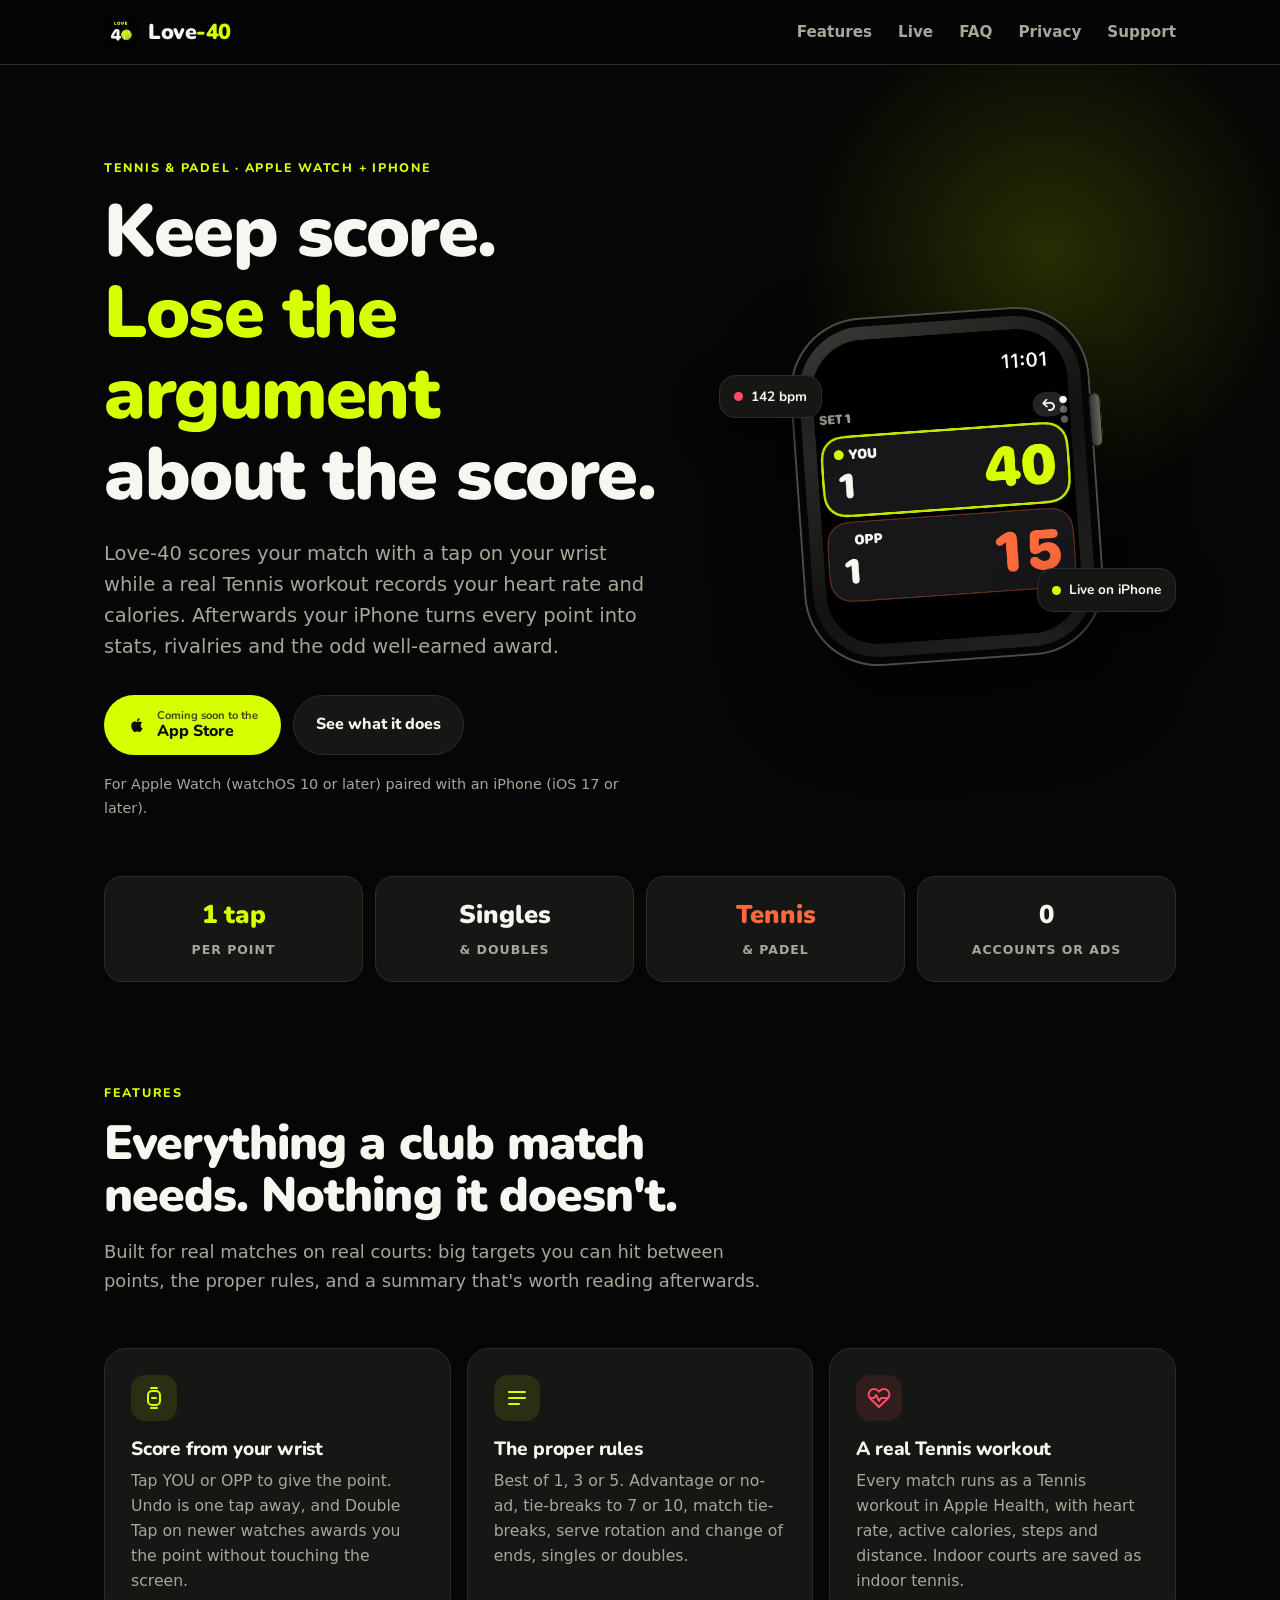
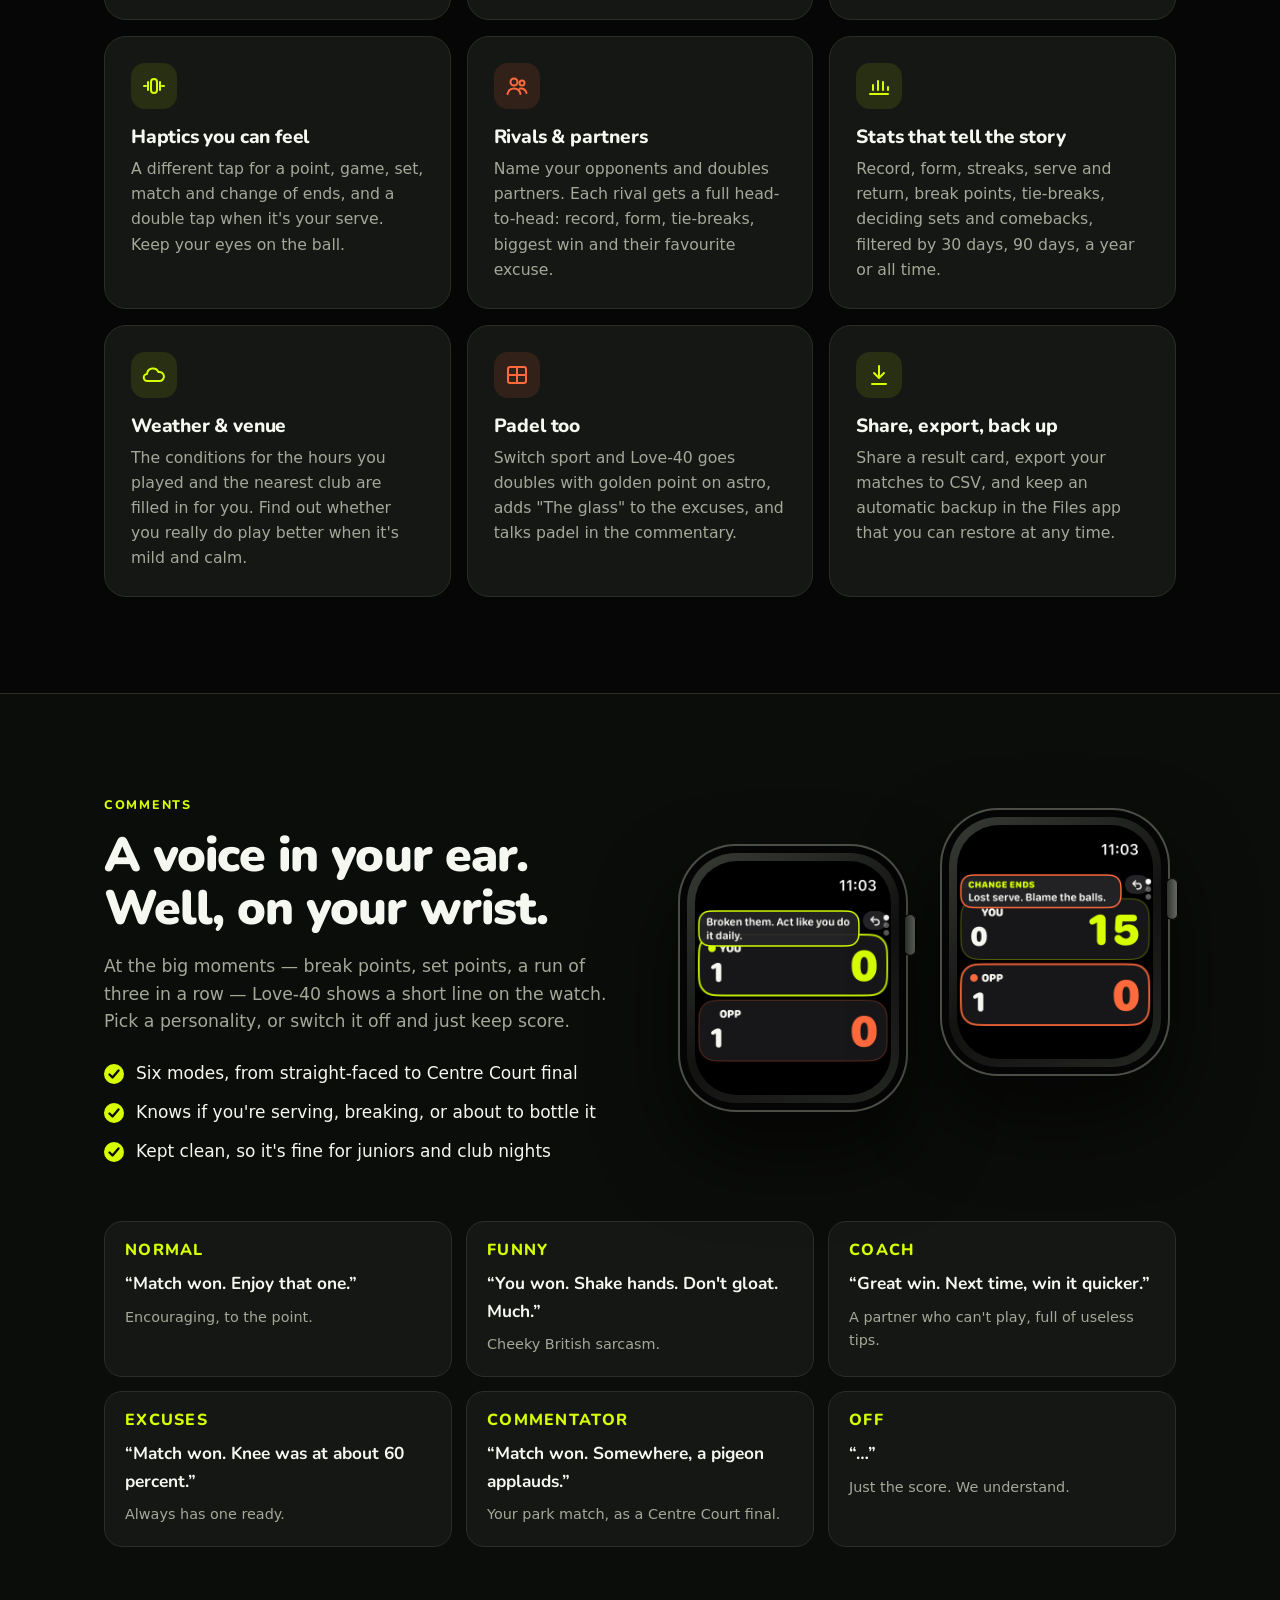
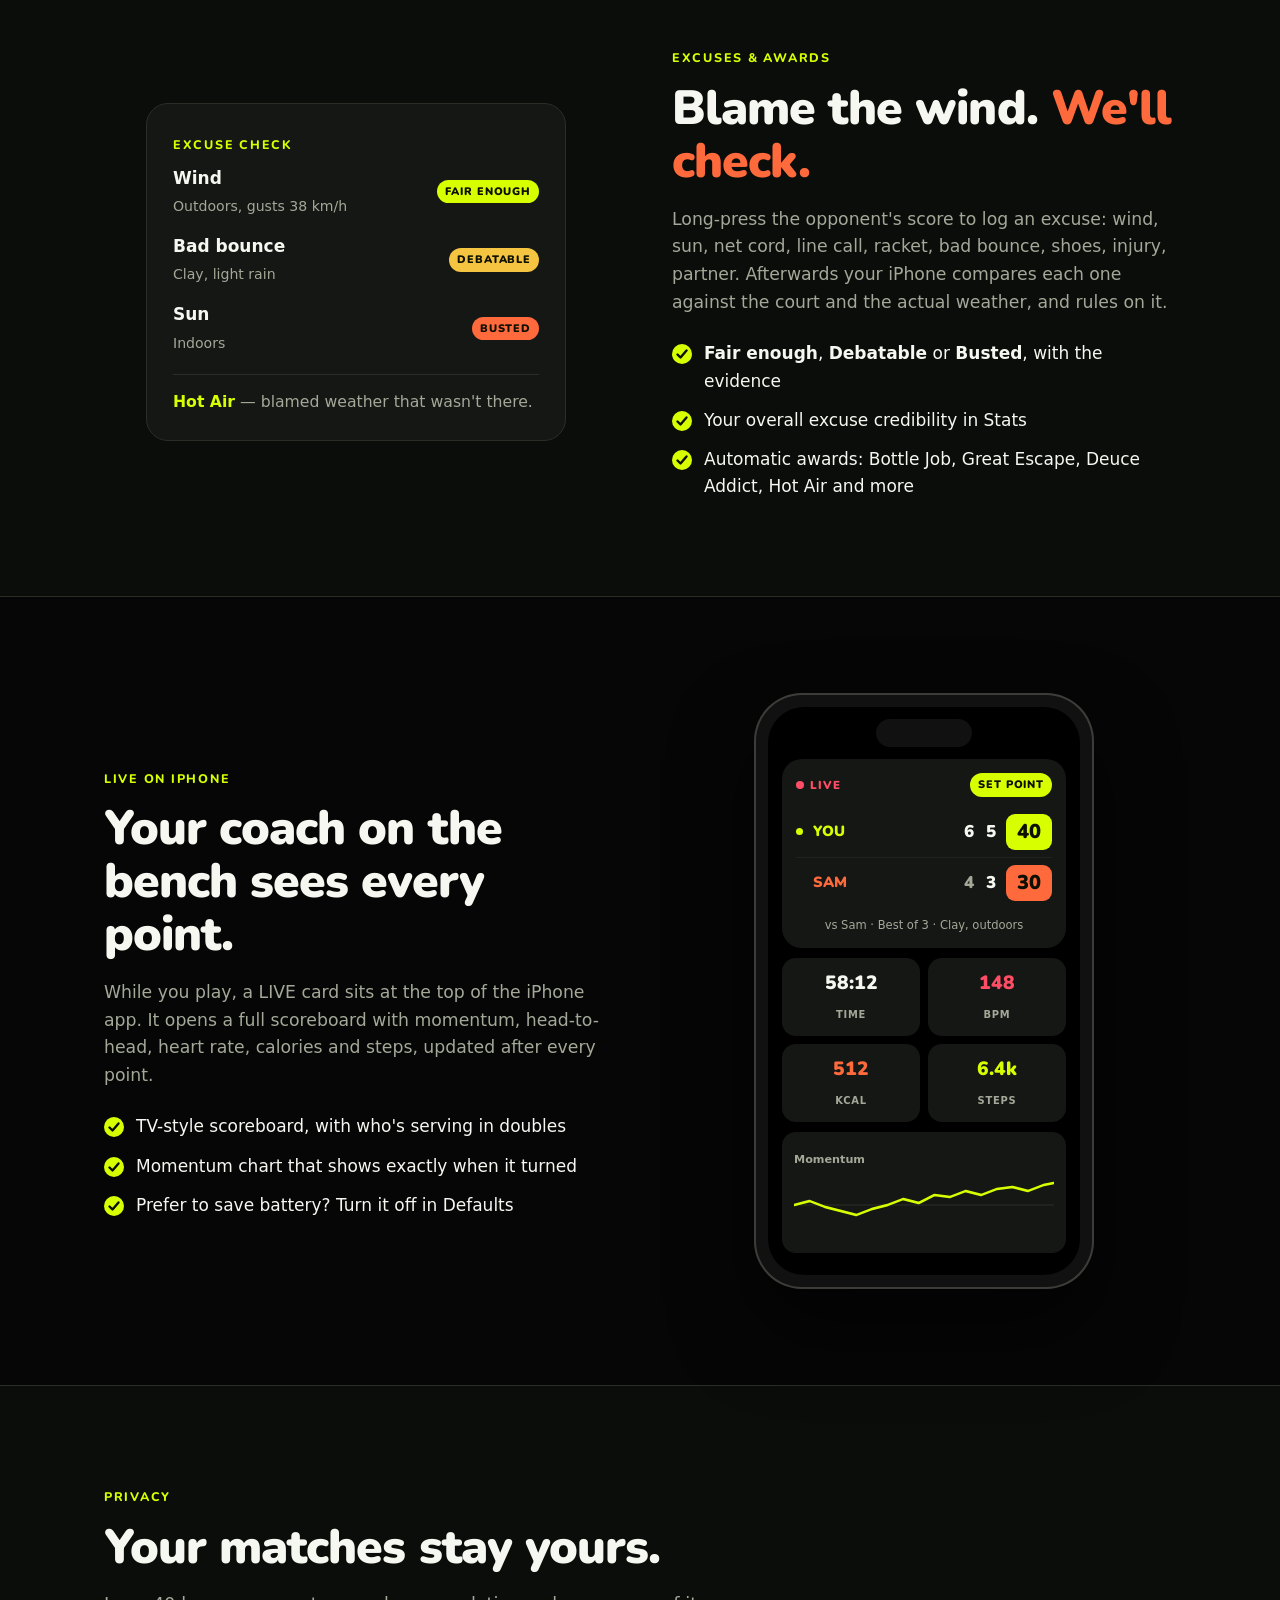
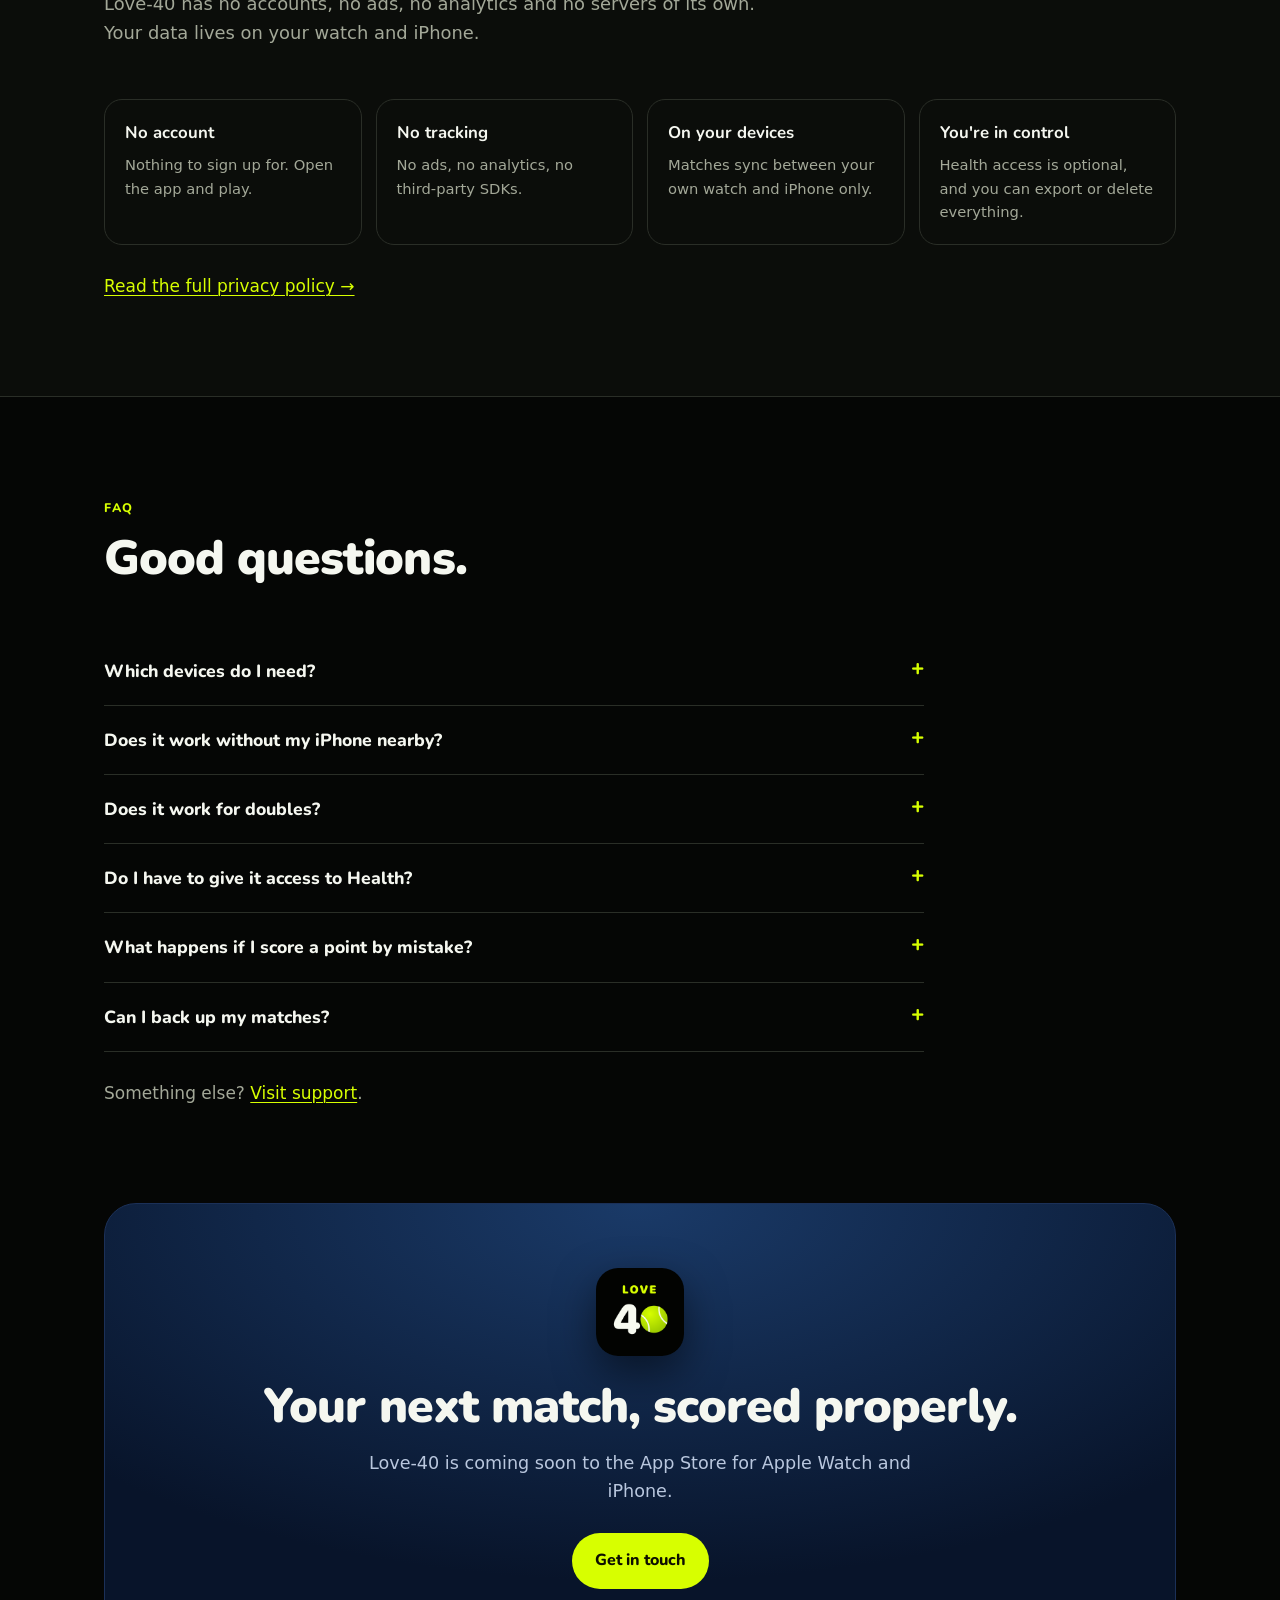
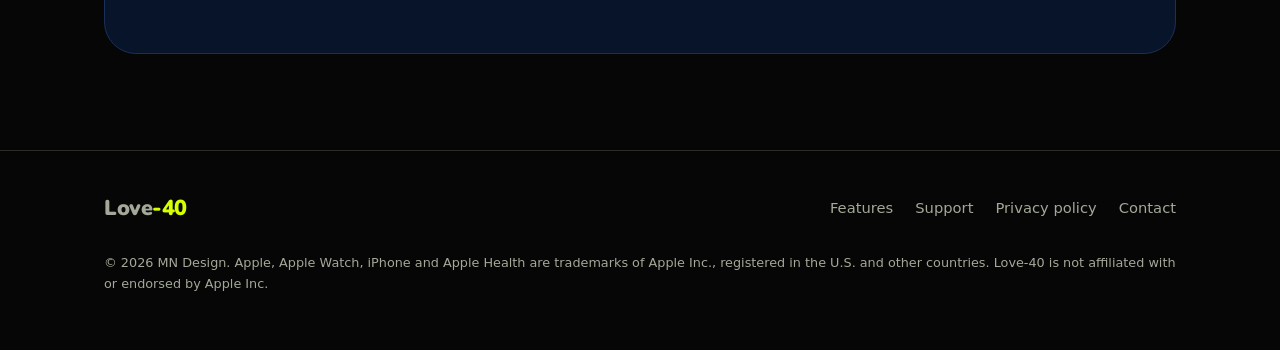
<file: index.html>
<!doctype html>
<html lang="en-GB">
<head>
  <meta charset="utf-8">
  <meta name="viewport" content="width=device-width, initial-scale=1">
  <title>Love-40 – Tennis &amp; padel scoring for Apple Watch</title>
  <meta name="description" content="Score tennis and padel from your wrist. Love-40 keeps the score, runs a real Tennis workout with heart rate and calories, and turns every match into stats on your iPhone.">
  <meta name="theme-color" content="#050605">
  <meta property="og:type" content="website">
  <meta property="og:title" content="Love-40 – Tennis &amp; padel scoring for Apple Watch">
  <meta property="og:description" content="Tap your wrist to score. Heart rate, calories, stats, rivals and a little bit of cheek.">
  <meta property="og:image" content="assets/img/icon-512.png">
  <link rel="icon" type="image/png" href="assets/img/favicon.png">
  <link rel="apple-touch-icon" href="assets/img/apple-touch-icon.png">
  <link rel="preconnect" href="https://fonts.googleapis.com">
  <link rel="preconnect" href="https://fonts.gstatic.com" crossorigin>
  <link href="https://fonts.googleapis.com/css2?family=Nunito:wght@600;700;800;900&display=swap" rel="stylesheet">
  <link rel="stylesheet" href="assets/style.css">
</head>
<body>

<header class="site-header">
  <div class="wrap">
    <a class="brand" href="index.html" aria-label="Love-40 home">
      <img src="assets/img/icon-512.png" alt="" width="34" height="34">
      <span class="wordmark">Love<span>-40</span></span>
    </a>
    <nav class="nav" aria-label="Main">
      <a href="#features">Features</a>
      <a href="#live" class="hide-sm">Live</a>
      <a href="#faq" class="hide-sm">FAQ</a>
      <a href="privacy.html">Privacy</a>
      <a href="support.html">Support</a>
    </nav>
  </div>
</header>

<main>
  <!-- Hero -->
  <section class="hero" aria-labelledby="hero-title">
    <div class="wrap">
      <div>
        <span class="eyebrow">Tennis &amp; padel · Apple Watch + iPhone</span>
        <h1 id="hero-title">Keep score.<br><span class="lime">Lose the argument</span><br>about the score.</h1>
        <p class="lead">Love-40 scores your match with a tap on your wrist while a real Tennis workout records your heart rate and calories. Afterwards your iPhone turns every point into stats, rivalries and the odd well-earned award.</p>
        <div class="ctas">
          <span class="btn btn-primary" aria-label="Coming soon to the App Store">
            <svg viewBox="0 0 24 24" fill="currentColor" aria-hidden="true"><path d="M16.37 12.6c-.02-2.1 1.72-3.12 1.8-3.17-.98-1.43-2.5-1.63-3.04-1.65-1.29-.13-2.52.76-3.18.76-.66 0-1.67-.74-2.75-.72-1.41.02-2.72.82-3.45 2.09-1.47 2.55-.38 6.33 1.06 8.4.7 1.01 1.54 2.15 2.63 2.11 1.06-.04 1.46-.68 2.73-.68 1.28 0 1.64.68 2.75.66 1.14-.02 1.86-1.03 2.55-2.05.8-1.17 1.13-2.31 1.15-2.37-.03-.01-2.2-.85-2.25-3.38zM14.3 6.43c.58-.71.98-1.69.87-2.68-.84.04-1.86.56-2.46 1.26-.54.62-1.01 1.62-.89 2.58.94.07 1.9-.48 2.48-1.16z"/></svg>
            <span class="stack"><small>Coming soon to the</small>App Store</span>
          </span>
          <a class="btn btn-ghost" href="#features">See what it does</a>
        </div>
        <p class="note">For Apple Watch (watchOS 10 or later) paired with an iPhone (iOS 17 or later).</p>
      </div>
      <div class="hero-visual">
        <div class="watch">
          <img src="assets/img/watch-score.png" alt="Love-40 on Apple Watch: you lead 40–15 in the first set, one game all" width="416" height="496">
        </div>
        <div class="chip hr"><span class="dot" style="background:var(--heart)"></span>142 bpm</div>
        <div class="chip live"><span class="dot" style="background:var(--lime)"></span>Live on iPhone</div>
      </div>
    </div>
  </section>

  <div class="wrap">
    <div class="strip" role="list">
      <div role="listitem"><b class="lime">1 tap</b><span>per point</span></div>
      <div role="listitem"><b>Singles</b><span>&amp; doubles</span></div>
      <div role="listitem"><b class="clay">Tennis</b><span>&amp; padel</span></div>
      <div role="listitem"><b>0</b><span>accounts or ads</span></div>
    </div>
  </div>

  <!-- Features -->
  <section id="features" aria-labelledby="features-title">
    <div class="wrap">
      <div class="section-head">
        <span class="eyebrow">Features</span>
        <h2 id="features-title">Everything a club match needs. Nothing it doesn't.</h2>
        <p>Built for real matches on real courts: big targets you can hit between points, the proper rules, and a summary that's worth reading afterwards.</p>
      </div>

      <div class="grid">
        <article class="card">
          <div class="icon"><svg viewBox="0 0 24 24" fill="none" stroke="currentColor" stroke-width="2" stroke-linecap="round" stroke-linejoin="round" aria-hidden="true"><rect x="6" y="5" width="12" height="14" rx="4"/><path d="M9 2h6M9 22h6M10 12h4"/></svg></div>
          <h3>Score from your wrist</h3>
          <p>Tap YOU or OPP to give the point. Undo is one tap away, and Double Tap on newer watches awards you the point without touching the screen.</p>
        </article>
        <article class="card">
          <div class="icon"><svg viewBox="0 0 24 24" fill="none" stroke="currentColor" stroke-width="2" stroke-linecap="round" stroke-linejoin="round" aria-hidden="true"><path d="M4 6h16M4 12h16M4 18h10"/></svg></div>
          <h3>The proper rules</h3>
          <p>Best of 1, 3 or 5. Advantage or no-ad, tie-breaks to 7 or 10, match tie-breaks, serve rotation and change of ends, singles or doubles.</p>
        </article>
        <article class="card">
          <div class="icon heart"><svg viewBox="0 0 24 24" fill="none" stroke="currentColor" stroke-width="2" stroke-linecap="round" stroke-linejoin="round" aria-hidden="true"><path d="M20.8 4.6a5.5 5.5 0 0 0-7.8 0L12 5.7l-1-1.1a5.5 5.5 0 0 0-7.8 7.8l1 1.1L12 21l7.8-7.5 1-1.1a5.5 5.5 0 0 0 0-7.8z"/><path d="M3 12h4l2-3 3 6 2-3h7"/></svg></div>
          <h3>A real Tennis workout</h3>
          <p>Every match runs as a Tennis workout in Apple Health, with heart rate, active calories, steps and distance. Indoor courts are saved as indoor tennis.</p>
        </article>
        <article class="card">
          <div class="icon"><svg viewBox="0 0 24 24" fill="none" stroke="currentColor" stroke-width="2" stroke-linecap="round" stroke-linejoin="round" aria-hidden="true"><path d="M2 12h2M20 12h2M6 8v8M18 8v8"/><rect x="9" y="5" width="6" height="14" rx="3"/></svg></div>
          <h3>Haptics you can feel</h3>
          <p>A different tap for a point, game, set, match and change of ends, and a double tap when it's your serve. Keep your eyes on the ball.</p>
        </article>
        <article class="card">
          <div class="icon clay"><svg viewBox="0 0 24 24" fill="none" stroke="currentColor" stroke-width="2" stroke-linecap="round" stroke-linejoin="round" aria-hidden="true"><circle cx="9" cy="8" r="3.5"/><circle cx="17" cy="9" r="2.5"/><path d="M2.5 20c.6-3.4 3.3-5.5 6.5-5.5s5.9 2.1 6.5 5.5M15 14.6c2.8-.3 5.6 1.3 6.5 4.4"/></svg></div>
          <h3>Rivals &amp; partners</h3>
          <p>Name your opponents and doubles partners. Each rival gets a full head-to-head: record, form, tie-breaks, biggest win and their favourite excuse.</p>
        </article>
        <article class="card">
          <div class="icon"><svg viewBox="0 0 24 24" fill="none" stroke="currentColor" stroke-width="2" stroke-linecap="round" stroke-linejoin="round" aria-hidden="true"><path d="M3 20h18M6 16v-5M11 16V7M16 16v-8M21 16v-3"/></svg></div>
          <h3>Stats that tell the story</h3>
          <p>Record, form, streaks, serve and return, break points, tie-breaks, deciding sets and comebacks, filtered by 30 days, 90 days, a year or all time.</p>
        </article>
        <article class="card">
          <div class="icon"><svg viewBox="0 0 24 24" fill="none" stroke="currentColor" stroke-width="2" stroke-linecap="round" stroke-linejoin="round" aria-hidden="true"><path d="M17.5 18a4.5 4.5 0 1 0-1-8.9A6 6 0 0 0 5 11a3.5 3.5 0 0 0 .5 7z"/></svg></div>
          <h3>Weather &amp; venue</h3>
          <p>The conditions for the hours you played and the nearest club are filled in for you. Find out whether you really do play better when it's mild and calm.</p>
        </article>
        <article class="card">
          <div class="icon clay"><svg viewBox="0 0 24 24" fill="none" stroke="currentColor" stroke-width="2" stroke-linecap="round" stroke-linejoin="round" aria-hidden="true"><rect x="3" y="4" width="18" height="16" rx="2"/><path d="M12 4v16M3 12h18"/></svg></div>
          <h3>Padel too</h3>
          <p>Switch sport and Love-40 goes doubles with golden point on astro, adds "The glass" to the excuses, and talks padel in the commentary.</p>
        </article>
        <article class="card">
          <div class="icon"><svg viewBox="0 0 24 24" fill="none" stroke="currentColor" stroke-width="2" stroke-linecap="round" stroke-linejoin="round" aria-hidden="true"><path d="M12 3v12M7 10l5 5 5-5"/><path d="M5 21h14"/></svg></div>
          <h3>Share, export, back up</h3>
          <p>Share a result card, export your matches to CSV, and keep an automatic backup in the Files app that you can restore at any time.</p>
        </article>
      </div>
    </div>
  </section>

  <!-- Comments + excuses -->
  <section class="alt" aria-labelledby="comments-title">
    <div class="wrap">
      <div class="split">
        <div>
          <span class="eyebrow">Comments</span>
          <h2 id="comments-title">A voice in your ear. Well, on your wrist.</h2>
          <p class="body">At the big moments — break points, set points, a run of three in a row — Love-40 shows a short line on the watch. Pick a personality, or switch it off and just keep score.</p>
          <ul class="ticks">
            <li>Six modes, from straight-faced to Centre Court final</li>
            <li>Knows if you're serving, breaking, or about to bottle it</li>
            <li>Kept clean, so it's fine for juniors and club nights</li>
          </ul>
        </div>
        <div class="duo">
          <div class="watch small"><img src="assets/img/watch-comment.png" alt="Watch comment after breaking serve: Broken them. Act like you do it daily." width="416" height="496" loading="lazy"></div>
          <div class="watch small"><img src="assets/img/watch-change-ends.png" alt="Change ends banner on the watch: Lost serve. Blame the balls." width="416" height="496" loading="lazy"></div>
        </div>
      </div>

      <div class="modes" style="margin-top:56px">
        <div class="mode"><h3>Normal</h3><q>Match won. Enjoy that one.</q><p>Encouraging, to the point.</p></div>
        <div class="mode"><h3>Funny</h3><q>You won. Shake hands. Don't gloat. Much.</q><p>Cheeky British sarcasm.</p></div>
        <div class="mode"><h3>Coach</h3><q>Great win. Next time, win it quicker.</q><p>A partner who can't play, full of useless tips.</p></div>
        <div class="mode"><h3>Excuses</h3><q>Match won. Knee was at about 60 percent.</q><p>Always has one ready.</p></div>
        <div class="mode"><h3>Commentator</h3><q>Match won. Somewhere, a pigeon applauds.</q><p>Your park match, as a Centre Court final.</p></div>
        <div class="mode"><h3>Off</h3><q>…</q><p>Just the score. We understand.</p></div>
      </div>

      <div class="split reverse" style="margin-top:96px">
        <div>
          <span class="eyebrow">Excuses &amp; awards</span>
          <h2>Blame the wind. <span class="clay">We'll check.</span></h2>
          <p class="body">Long-press the opponent's score to log an excuse: wind, sun, net cord, line call, racket, bad bounce, shoes, injury, partner. Afterwards your iPhone compares each one against the court and the actual weather, and rules on it.</p>
          <ul class="ticks">
            <li><b>Fair enough</b>, <b>Debatable</b> or <b>Busted</b>, with the evidence</li>
            <li>Your overall excuse credibility in Stats</li>
            <li>Automatic awards: Bottle Job, Great Escape, Deuce Addict, Hot Air and more</li>
          </ul>
        </div>
        <div class="card" style="max-width:420px;margin:0 auto;width:100%">
          <span class="eyebrow" style="margin-bottom:10px">Excuse check</span>
          <div style="display:grid;gap:14px">
            <div style="display:flex;justify-content:space-between;gap:12px;align-items:center"><span><b>Wind</b><br><span class="dim" style="font-size:.88rem">Outdoors, gusts 38 km/h</span></span><span class="status">FAIR ENOUGH</span></div>
            <div style="display:flex;justify-content:space-between;gap:12px;align-items:center"><span><b>Bad bounce</b><br><span class="dim" style="font-size:.88rem">Clay, light rain</span></span><span class="status" style="background:#f5c542">DEBATABLE</span></div>
            <div style="display:flex;justify-content:space-between;gap:12px;align-items:center"><span><b>Sun</b><br><span class="dim" style="font-size:.88rem">Indoors</span></span><span class="status" style="background:var(--clay)">BUSTED</span></div>
          </div>
          <p style="margin-top:18px;border-top:1px solid var(--line);padding-top:14px"><b class="lime">Hot Air</b> <span class="dim">— blamed weather that wasn't there.</span></p>
        </div>
      </div>
    </div>
  </section>

  <!-- Live on phone -->
  <section id="live" aria-labelledby="live-title">
    <div class="wrap">
      <div class="split">
        <div>
          <span class="eyebrow">Live on iPhone</span>
          <h2 id="live-title">Your coach on the bench sees every point.</h2>
          <p class="body">While you play, a LIVE card sits at the top of the iPhone app. It opens a full scoreboard with momentum, head-to-head, heart rate, calories and steps, updated after every point.</p>
          <ul class="ticks">
            <li>TV-style scoreboard, with who's serving in doubles</li>
            <li>Momentum chart that shows exactly when it turned</li>
            <li>Prefer to save battery? Turn it off in Defaults</li>
          </ul>
        </div>
        <div class="phone" aria-label="Illustration of the live scoreboard on iPhone">
          <div class="screen">
            <div class="sb">
              <div class="sb-top"><span class="live-tag"><i></i>LIVE</span><span class="status">SET POINT</span></div>
              <div class="sb-row"><span class="serve" style="background:var(--lime)"></span><span class="who lime">YOU</span><span class="sets"><span>6</span><span>5</span></span><span class="pts" style="background:var(--lime)">40</span></div>
              <div class="sb-row"><span class="serve"></span><span class="who clay">SAM</span><span class="sets"><span class="dim">4</span><span>3</span></span><span class="pts" style="background:var(--clay)">30</span></div>
              <p class="sb-meta">vs Sam · Best of 3 · Clay, outdoors</p>
            </div>
            <div class="tiles">
              <div class="tile"><b>58:12</b><span>TIME</span></div>
              <div class="tile"><b style="color:var(--heart)">148</b><span>BPM</span></div>
              <div class="tile"><b class="clay">512</b><span>KCAL</span></div>
              <div class="tile"><b class="lime">6.4k</b><span>STEPS</span></div>
            </div>
            <div class="spark">
              <span>Momentum</span>
              <svg viewBox="0 0 200 56" preserveAspectRatio="none" aria-hidden="true">
                <line x1="0" y1="28" x2="200" y2="28" stroke="#2a2e27" stroke-width="1"/>
                <polyline fill="none" stroke="#d7ff00" stroke-width="2.5" stroke-linejoin="round" stroke-linecap="round"
                  points="0,28 12,24 24,30 36,34 48,38 60,32 72,28 84,22 96,26 108,18 120,20 132,14 144,18 156,12 168,10 180,14 192,8 200,6"/>
              </svg>
            </div>
          </div>
        </div>
      </div>
    </div>
  </section>

  <!-- Privacy -->
  <section class="alt" aria-labelledby="privacy-title">
    <div class="wrap">
      <div class="section-head">
        <span class="eyebrow">Privacy</span>
        <h2 id="privacy-title">Your matches stay yours.</h2>
        <p>Love-40 has no accounts, no ads, no analytics and no servers of its own. Your data lives on your watch and iPhone.</p>
      </div>
      <div class="privacy-band">
        <div><b>No account</b><p>Nothing to sign up for. Open the app and play.</p></div>
        <div><b>No tracking</b><p>No ads, no analytics, no third-party SDKs.</p></div>
        <div><b>On your devices</b><p>Matches sync between your own watch and iPhone only.</p></div>
        <div><b>You're in control</b><p>Health access is optional, and you can export or delete everything.</p></div>
      </div>
      <p style="margin-top:28px"><a href="privacy.html">Read the full privacy policy →</a></p>
    </div>
  </section>

  <!-- FAQ -->
  <section id="faq" aria-labelledby="faq-title">
    <div class="wrap">
      <div class="section-head">
        <span class="eyebrow">FAQ</span>
        <h2 id="faq-title">Good questions.</h2>
      </div>
      <div class="faq">
        <details>
          <summary>Which devices do I need?</summary>
          <p>An Apple Watch on watchOS 10 or later, paired with an iPhone on iOS 17 or later. Scoring happens on the watch; the iPhone app is where you see your history, stats and live scoreboard. Double Tap scoring needs Apple Watch Series 9 or Ultra 2 with watchOS 11.</p>
        </details>
        <details>
          <summary>Does it work without my iPhone nearby?</summary>
          <p>Yes. The watch scores and records the workout on its own. Finished matches sync to your iPhone the next time they're in range.</p>
        </details>
        <details>
          <summary>Does it work for doubles?</summary>
          <p>Yes. At the start of each set the watch asks each team who serves first, then tracks who's serving every game and tie-break point. Stats show service games held per player and per partner.</p>
        </details>
        <details>
          <summary>Do I have to give it access to Health?</summary>
          <p>No. Without Health access the scoring works exactly the same; you just won't get heart rate, calories, steps or a workout saved to Health.</p>
        </details>
        <details>
          <summary>What happens if I score a point by mistake?</summary>
          <p>Tap the undo arrow at the top of the score screen. You can undo as far back as you like, and the serve, ends and stats all follow.</p>
        </details>
        <details>
          <summary>Can I back up my matches?</summary>
          <p>Yes. The iPhone app keeps an automatic backup in the Files app (On My iPhone › Love-40), and you can export a backup to iCloud Drive or anywhere else from Defaults › Backup. Restoring only adds what's missing, so it never overwrites your history.</p>
        </details>
      </div>
      <p style="margin-top:28px" class="dim">Something else? <a href="support.html">Visit support</a>.</p>
    </div>
  </section>

  <!-- CTA -->
  <section style="padding-top:0">
    <div class="wrap">
      <div class="cta-box">
        <img src="assets/img/icon-512.png" alt="Love-40 app icon" width="88" height="88" loading="lazy">
        <h2>Your next match, scored properly.</h2>
        <p>Love-40 is coming soon to the App Store for Apple Watch and iPhone.</p>
        <a class="btn btn-primary" href="support.html#contact">Get in touch</a>
      </div>
    </div>
  </section>
</main>

<footer class="site-footer">
  <div class="wrap">
    <a class="brand" href="index.html"><span class="wordmark">Love<span>-40</span></span></a>
    <nav aria-label="Footer">
      <a href="index.html#features">Features</a>
      <a href="support.html">Support</a>
      <a href="privacy.html">Privacy policy</a>
      <a href="mailto:info@mndesign.co.uk">Contact</a>
    </nav>
    <p class="legal-small">© 2026 MN Design. Apple, Apple Watch, iPhone and Apple Health are trademarks of Apple Inc., registered in the U.S. and other countries. Love-40 is not affiliated with or endorsed by Apple Inc.</p>
  </div>
</footer>

</body>
</html>
</file>
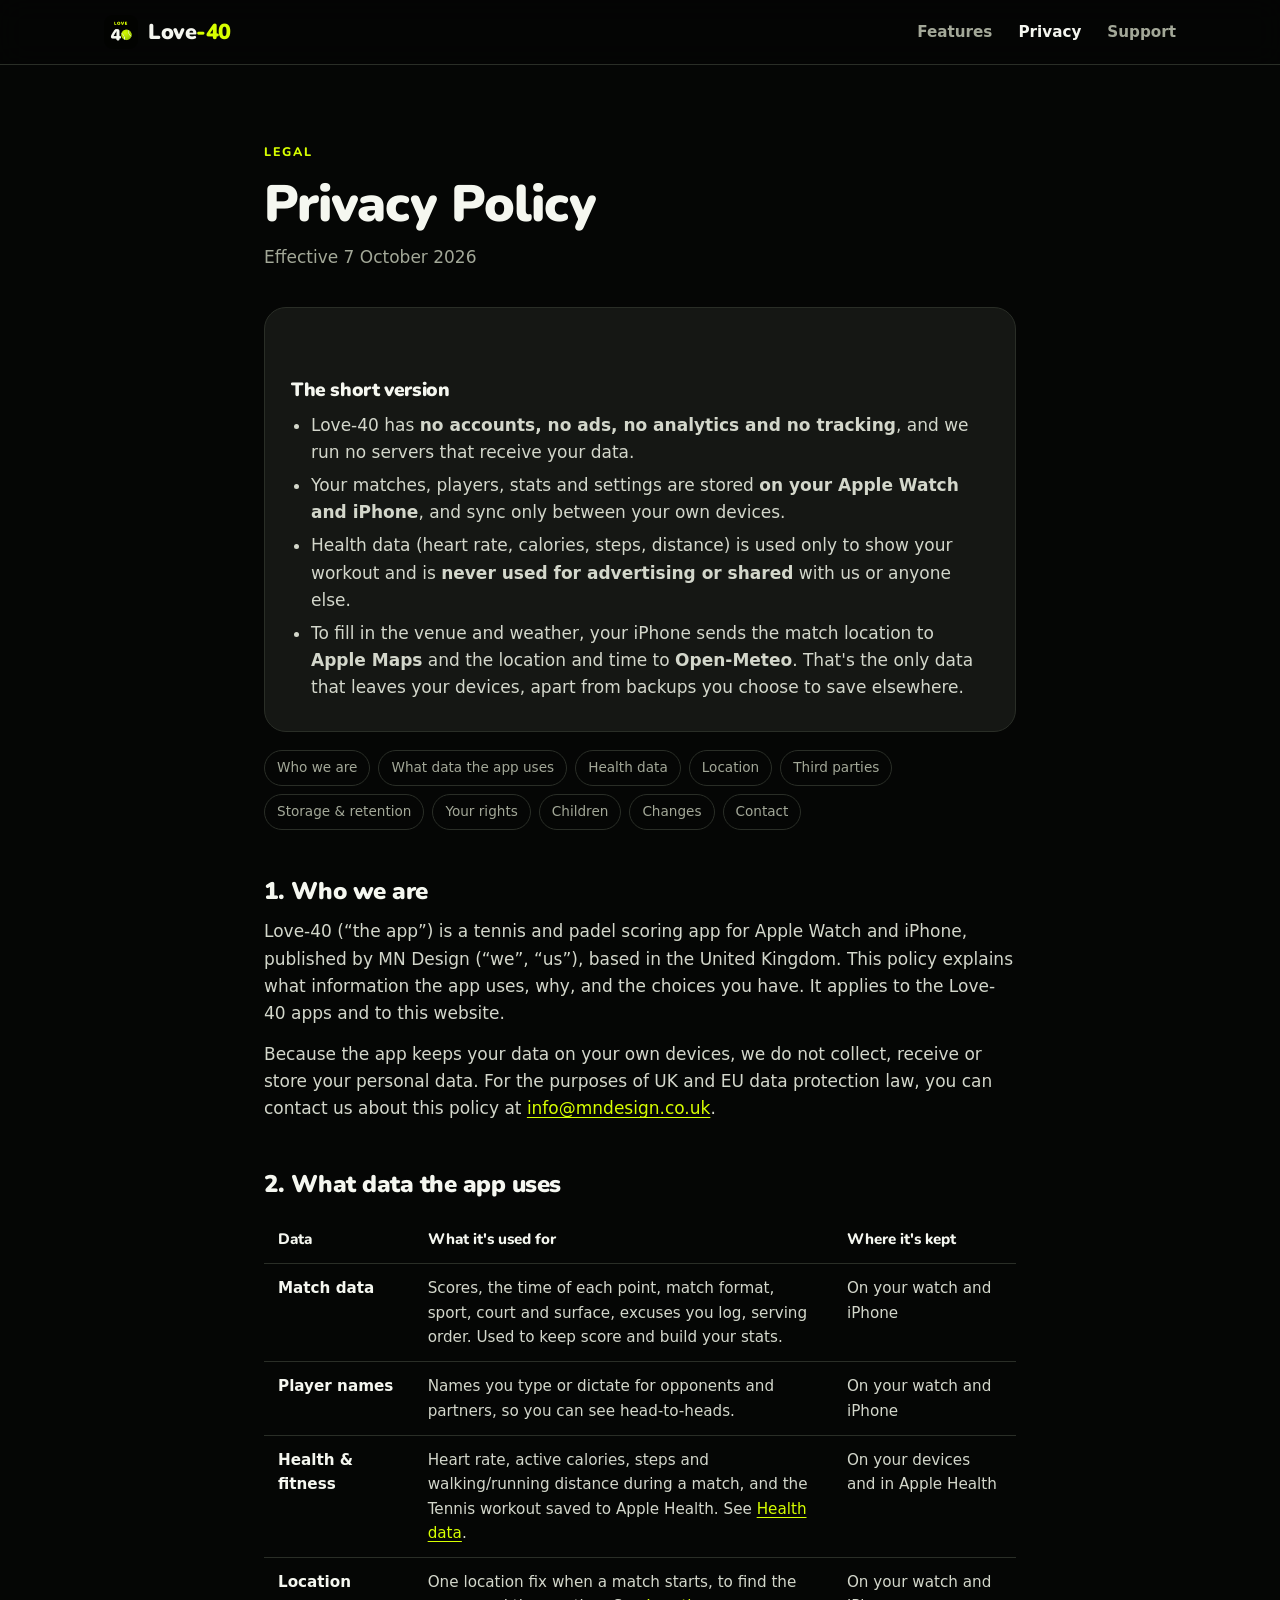
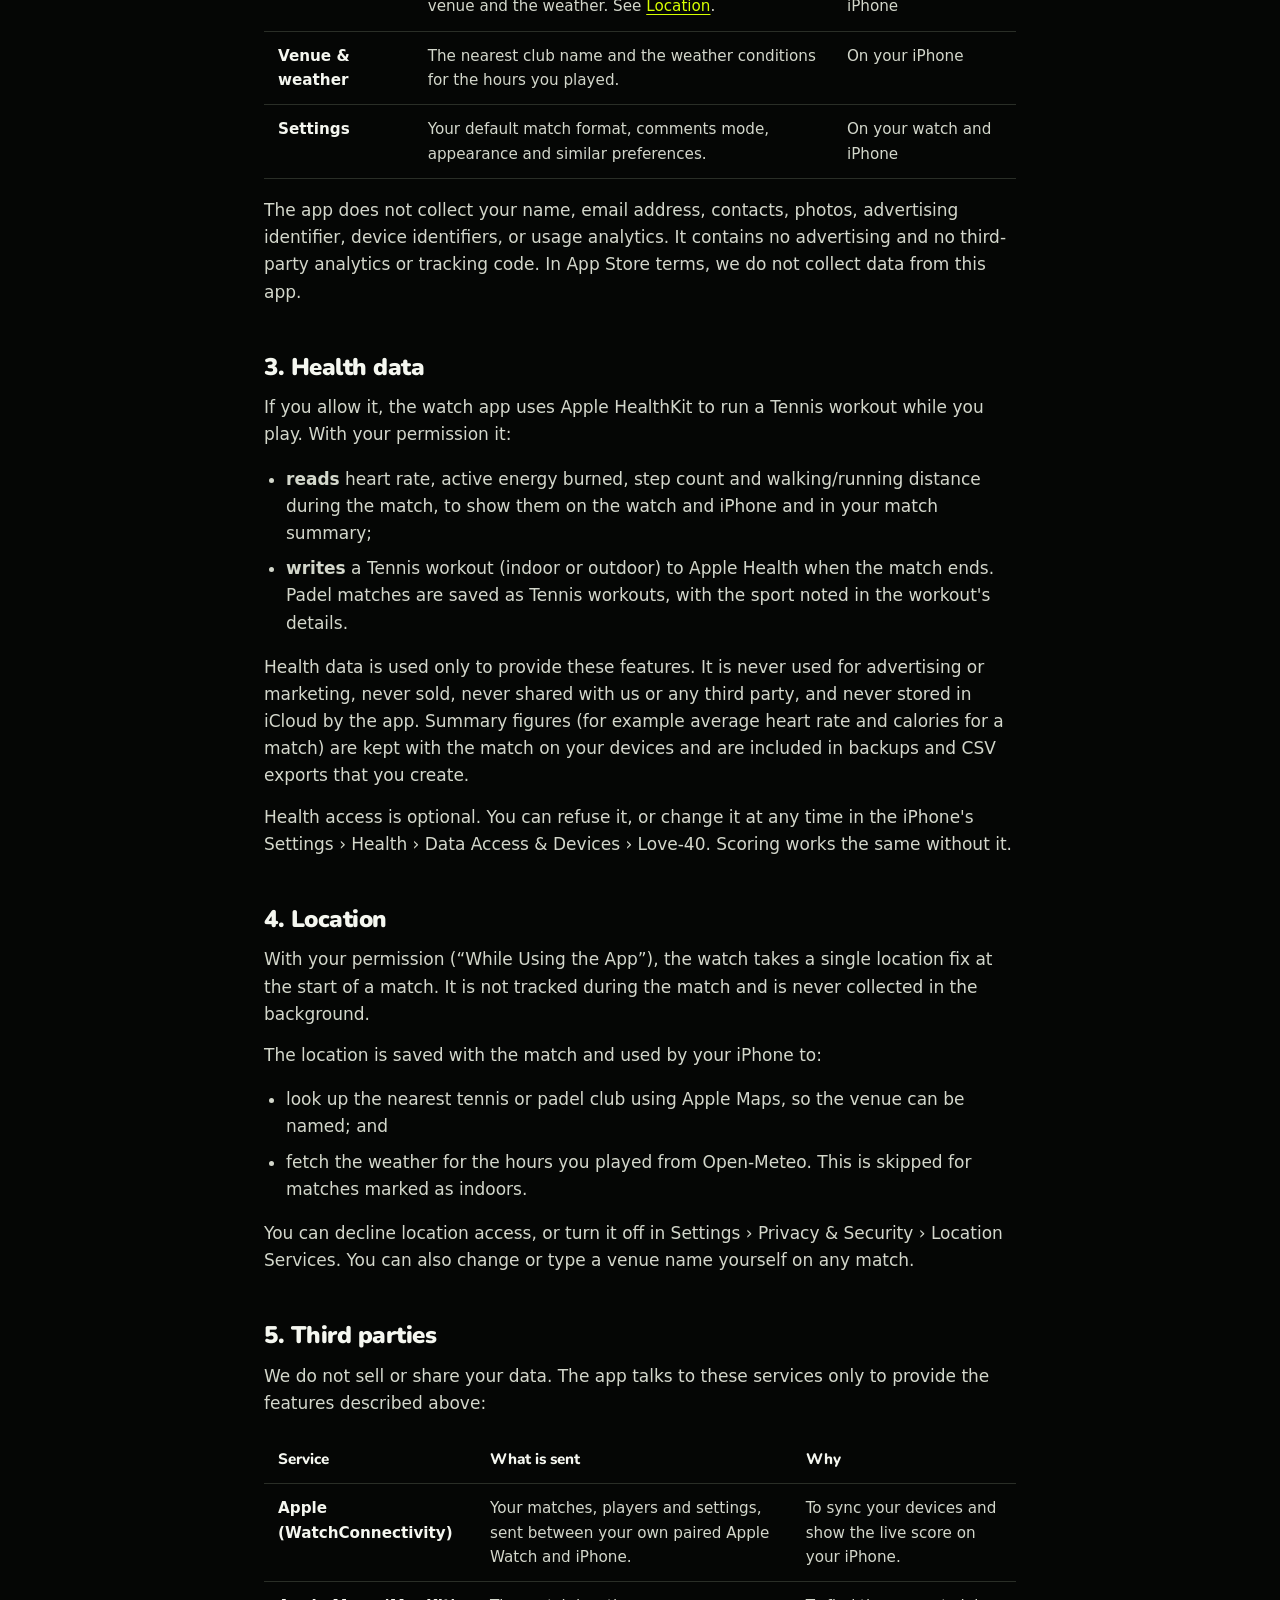
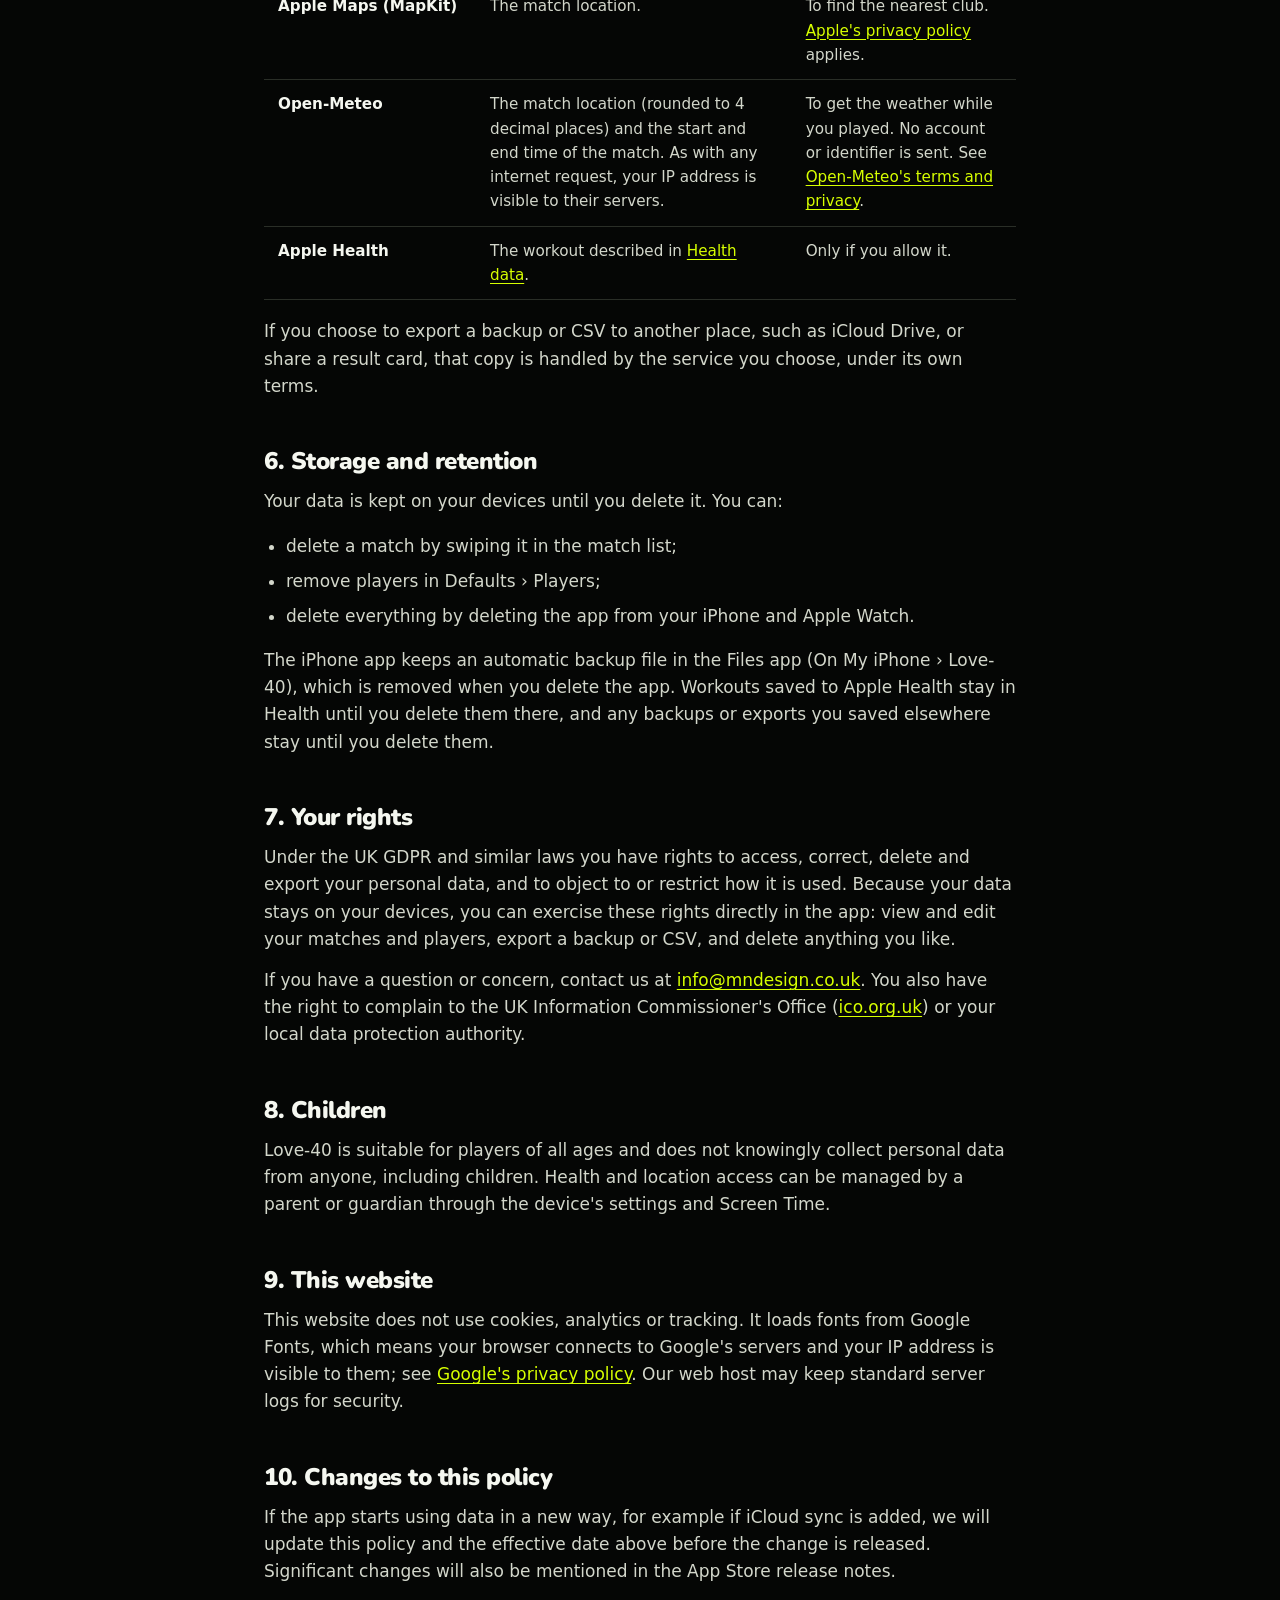
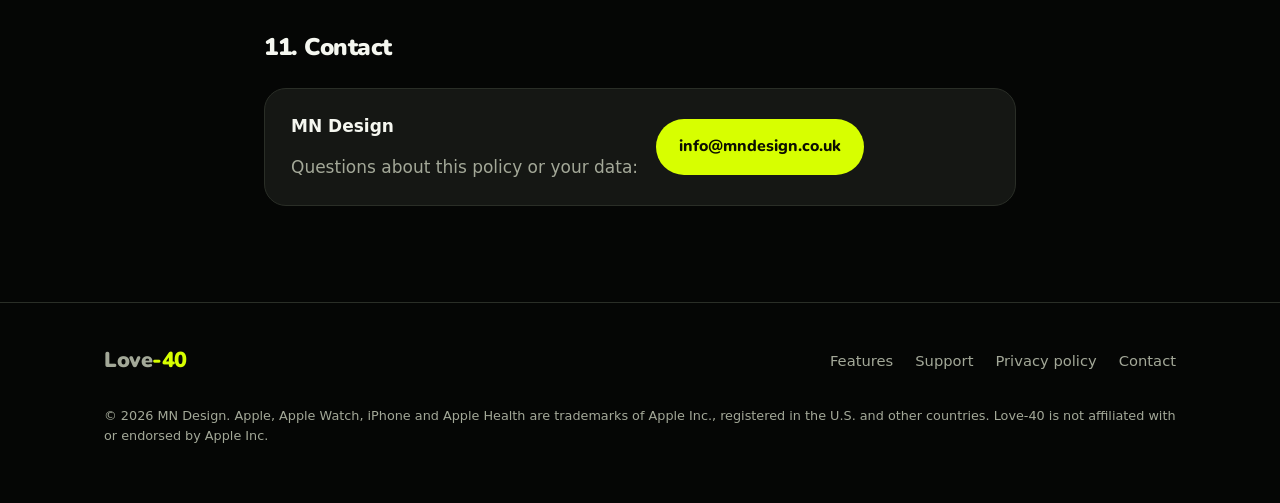
<file: privacy.html>
<!doctype html>
<html lang="en-GB">
<head>
  <meta charset="utf-8">
  <meta name="viewport" content="width=device-width, initial-scale=1">
  <title>Privacy Policy – Love-40</title>
  <meta name="description" content="How Love-40 handles your data: no accounts, no ads, no analytics. Match, Health and location data stay on your Apple Watch and iPhone.">
  <meta name="theme-color" content="#050605">
  <link rel="icon" type="image/png" href="assets/img/favicon.png">
  <link rel="apple-touch-icon" href="assets/img/apple-touch-icon.png">
  <link rel="preconnect" href="https://fonts.googleapis.com">
  <link rel="preconnect" href="https://fonts.gstatic.com" crossorigin>
  <link href="https://fonts.googleapis.com/css2?family=Nunito:wght@600;700;800;900&display=swap" rel="stylesheet">
  <link rel="stylesheet" href="assets/style.css">
</head>
<body>

<header class="site-header">
  <div class="wrap">
    <a class="brand" href="index.html" aria-label="Love-40 home">
      <img src="assets/img/icon-512.png" alt="" width="34" height="34">
      <span class="wordmark">Love<span>-40</span></span>
    </a>
    <nav class="nav" aria-label="Main">
      <a href="index.html#features" class="hide-sm">Features</a>
      <a href="privacy.html" aria-current="page">Privacy</a>
      <a href="support.html">Support</a>
    </nav>
  </div>
</header>

<main class="doc">
  <div class="wrap">
    <span class="eyebrow">Legal</span>
    <h1>Privacy Policy</h1>
    <p class="updated">Effective 7 October 2026</p>

    <div class="summary">
      <h2>The short version</h2>
      <ul>
        <li>Love-40 has <strong>no accounts, no ads, no analytics and no tracking</strong>, and we run no servers that receive your data.</li>
        <li>Your matches, players, stats and settings are stored <strong>on your Apple Watch and iPhone</strong>, and sync only between your own devices.</li>
        <li>Health data (heart rate, calories, steps, distance) is used only to show your workout and is <strong>never used for advertising or shared</strong> with us or anyone else.</li>
        <li>To fill in the venue and weather, your iPhone sends the match location to <strong>Apple Maps</strong> and the location and time to <strong>Open-Meteo</strong>. That's the only data that leaves your devices, apart from backups you choose to save elsewhere.</li>
      </ul>
    </div>

    <nav class="toc" aria-label="On this page">
      <a href="#who">Who we are</a>
      <a href="#data">What data the app uses</a>
      <a href="#health">Health data</a>
      <a href="#location">Location</a>
      <a href="#third">Third parties</a>
      <a href="#storage">Storage &amp; retention</a>
      <a href="#rights">Your rights</a>
      <a href="#children">Children</a>
      <a href="#changes">Changes</a>
      <a href="#contact">Contact</a>
    </nav>

    <h2 id="who">1. Who we are</h2>
    <p>Love-40 (“the app”) is a tennis and padel scoring app for Apple Watch and iPhone, published by MN Design (“we”, “us”), based in the United Kingdom. This policy explains what information the app uses, why, and the choices you have. It applies to the Love-40 apps and to this website.</p>
    <p>Because the app keeps your data on your own devices, we do not collect, receive or store your personal data. For the purposes of UK and EU data protection law, you can contact us about this policy at <a href="mailto:info@mndesign.co.uk">info@mndesign.co.uk</a>.</p>

    <h2 id="data">2. What data the app uses</h2>
    <table>
      <thead><tr><th>Data</th><th>What it's used for</th><th>Where it's kept</th></tr></thead>
      <tbody>
        <tr><td data-label="Data">Match data</td><td data-label="What it's used for">Scores, the time of each point, match format, sport, court and surface, excuses you log, serving order. Used to keep score and build your stats.</td><td data-label="Where it's kept">On your watch and iPhone</td></tr>
        <tr><td data-label="Data">Player names</td><td data-label="What it's used for">Names you type or dictate for opponents and partners, so you can see head-to-heads.</td><td data-label="Where it's kept">On your watch and iPhone</td></tr>
        <tr><td data-label="Data">Health &amp; fitness</td><td data-label="What it's used for">Heart rate, active calories, steps and walking/running distance during a match, and the Tennis workout saved to Apple Health. See <a href="#health">Health data</a>.</td><td data-label="Where it's kept">On your devices and in Apple Health</td></tr>
        <tr><td data-label="Data">Location</td><td data-label="What it's used for">One location fix when a match starts, to find the venue and the weather. See <a href="#location">Location</a>.</td><td data-label="Where it's kept">On your watch and iPhone</td></tr>
        <tr><td data-label="Data">Venue &amp; weather</td><td data-label="What it's used for">The nearest club name and the weather conditions for the hours you played.</td><td data-label="Where it's kept">On your iPhone</td></tr>
        <tr><td data-label="Data">Settings</td><td data-label="What it's used for">Your default match format, comments mode, appearance and similar preferences.</td><td data-label="Where it's kept">On your watch and iPhone</td></tr>
      </tbody>
    </table>
    <p>The app does not collect your name, email address, contacts, photos, advertising identifier, device identifiers, or usage analytics. It contains no advertising and no third-party analytics or tracking code. In App Store terms, we do not collect data from this app.</p>

    <h2 id="health">3. Health data</h2>
    <p>If you allow it, the watch app uses Apple HealthKit to run a Tennis workout while you play. With your permission it:</p>
    <ul>
      <li><strong>reads</strong> heart rate, active energy burned, step count and walking/running distance during the match, to show them on the watch and iPhone and in your match summary;</li>
      <li><strong>writes</strong> a Tennis workout (indoor or outdoor) to Apple Health when the match ends. Padel matches are saved as Tennis workouts, with the sport noted in the workout's details.</li>
    </ul>
    <p>Health data is used only to provide these features. It is never used for advertising or marketing, never sold, never shared with us or any third party, and never stored in iCloud by the app. Summary figures (for example average heart rate and calories for a match) are kept with the match on your devices and are included in backups and CSV exports that you create.</p>
    <p>Health access is optional. You can refuse it, or change it at any time in the iPhone's Settings › Health › Data Access &amp; Devices › Love-40. Scoring works the same without it.</p>

    <h2 id="location">4. Location</h2>
    <p>With your permission (“While Using the App”), the watch takes a single location fix at the start of a match. It is not tracked during the match and is never collected in the background.</p>
    <p>The location is saved with the match and used by your iPhone to:</p>
    <ul>
      <li>look up the nearest tennis or padel club using Apple Maps, so the venue can be named; and</li>
      <li>fetch the weather for the hours you played from Open-Meteo. This is skipped for matches marked as indoors.</li>
    </ul>
    <p>You can decline location access, or turn it off in Settings › Privacy &amp; Security › Location Services. You can also change or type a venue name yourself on any match.</p>

    <h2 id="third">5. Third parties</h2>
    <p>We do not sell or share your data. The app talks to these services only to provide the features described above:</p>
    <table>
      <thead><tr><th>Service</th><th>What is sent</th><th>Why</th></tr></thead>
      <tbody>
        <tr><td data-label="Service">Apple (WatchConnectivity)</td><td data-label="What is sent">Your matches, players and settings, sent between your own paired Apple Watch and iPhone.</td><td data-label="Why">To sync your devices and show the live score on your iPhone.</td></tr>
        <tr><td data-label="Service">Apple Maps (MapKit)</td><td data-label="What is sent">The match location.</td><td data-label="Why">To find the nearest club. <a href="https://www.apple.com/legal/privacy/" rel="noopener">Apple's privacy policy</a> applies.</td></tr>
        <tr><td data-label="Service">Open-Meteo</td><td data-label="What is sent">The match location (rounded to 4 decimal places) and the start and end time of the match. As with any internet request, your IP address is visible to their servers.</td><td data-label="Why">To get the weather while you played. No account or identifier is sent. See <a href="https://open-meteo.com/en/terms" rel="noopener">Open-Meteo's terms and privacy</a>.</td></tr>
        <tr><td data-label="Service">Apple Health</td><td data-label="What is sent">The workout described in <a href="#health">Health data</a>.</td><td data-label="Why">Only if you allow it.</td></tr>
      </tbody>
    </table>
    <p>If you choose to export a backup or CSV to another place, such as iCloud Drive, or share a result card, that copy is handled by the service you choose, under its own terms.</p>

    <h2 id="storage">6. Storage and retention</h2>
    <p>Your data is kept on your devices until you delete it. You can:</p>
    <ul>
      <li>delete a match by swiping it in the match list;</li>
      <li>remove players in Defaults › Players;</li>
      <li>delete everything by deleting the app from your iPhone and Apple Watch.</li>
    </ul>
    <p>The iPhone app keeps an automatic backup file in the Files app (On My iPhone › Love-40), which is removed when you delete the app. Workouts saved to Apple Health stay in Health until you delete them there, and any backups or exports you saved elsewhere stay until you delete them.</p>

    <h2 id="rights">7. Your rights</h2>
    <p>Under the UK GDPR and similar laws you have rights to access, correct, delete and export your personal data, and to object to or restrict how it is used. Because your data stays on your devices, you can exercise these rights directly in the app: view and edit your matches and players, export a backup or CSV, and delete anything you like.</p>
    <p>If you have a question or concern, contact us at <a href="mailto:info@mndesign.co.uk">info@mndesign.co.uk</a>. You also have the right to complain to the UK Information Commissioner's Office (<a href="https://ico.org.uk" rel="noopener">ico.org.uk</a>) or your local data protection authority.</p>

    <h2 id="children">8. Children</h2>
    <p>Love-40 is suitable for players of all ages and does not knowingly collect personal data from anyone, including children. Health and location access can be managed by a parent or guardian through the device's settings and Screen Time.</p>

    <h2 id="website">9. This website</h2>
    <p>This website does not use cookies, analytics or tracking. It loads fonts from Google Fonts, which means your browser connects to Google's servers and your IP address is visible to them; see <a href="https://policies.google.com/privacy" rel="noopener">Google's privacy policy</a>. Our web host may keep standard server logs for security.</p>

    <h2 id="changes">10. Changes to this policy</h2>
    <p>If the app starts using data in a new way, for example if iCloud sync is added, we will update this policy and the effective date above before the change is released. Significant changes will also be mentioned in the App Store release notes.</p>

    <h2 id="contact">11. Contact</h2>
    <div class="contact-card">
      <div>
        <p style="color:var(--text);font-weight:700">MN Design</p>
        <p>Questions about this policy or your data:</p>
      </div>
      <a class="btn btn-primary" href="mailto:info@mndesign.co.uk?subject=Love-40%20privacy">info@mndesign.co.uk</a>
    </div>
  </div>
</main>

<footer class="site-footer">
  <div class="wrap">
    <a class="brand" href="index.html"><span class="wordmark">Love<span>-40</span></span></a>
    <nav aria-label="Footer">
      <a href="index.html#features">Features</a>
      <a href="support.html">Support</a>
      <a href="privacy.html">Privacy policy</a>
      <a href="mailto:info@mndesign.co.uk">Contact</a>
    </nav>
    <p class="legal-small">© 2026 MN Design. Apple, Apple Watch, iPhone and Apple Health are trademarks of Apple Inc., registered in the U.S. and other countries. Love-40 is not affiliated with or endorsed by Apple Inc.</p>
  </div>
</footer>

</body>
</html>
</file>
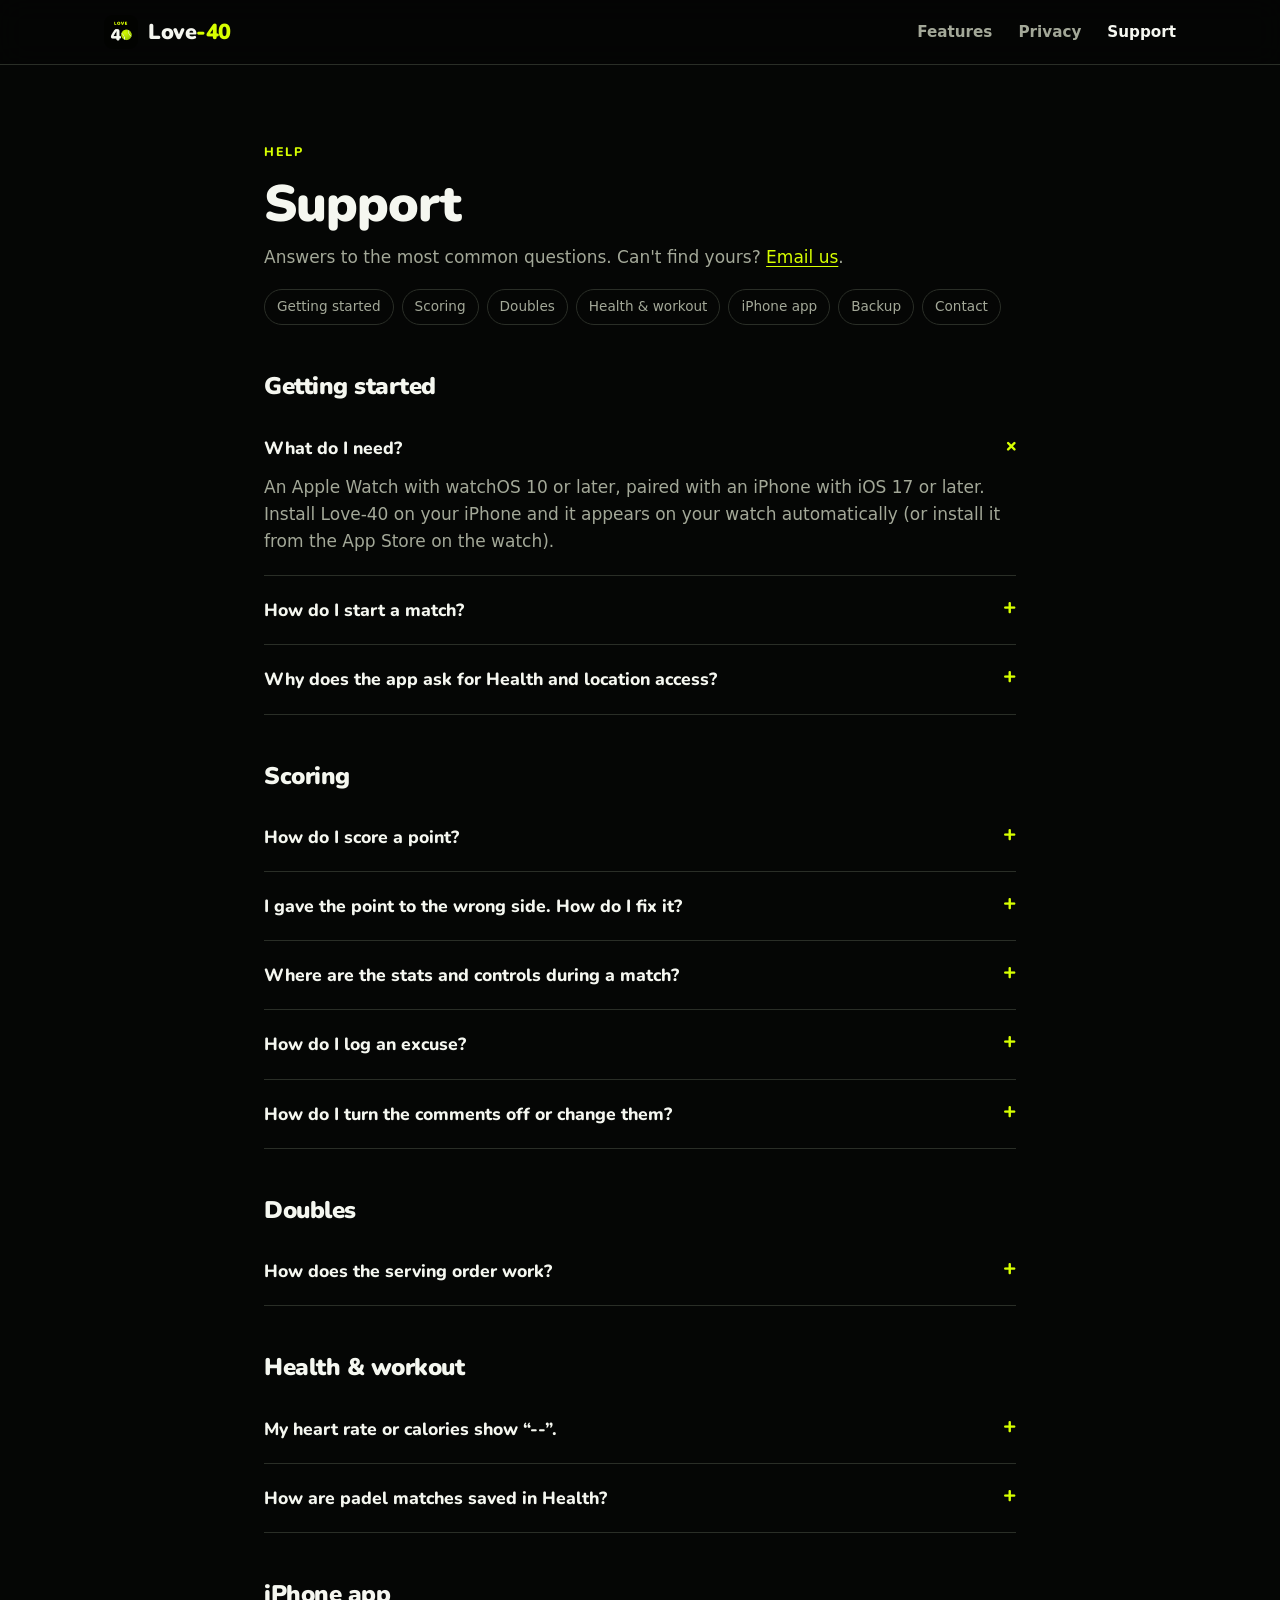
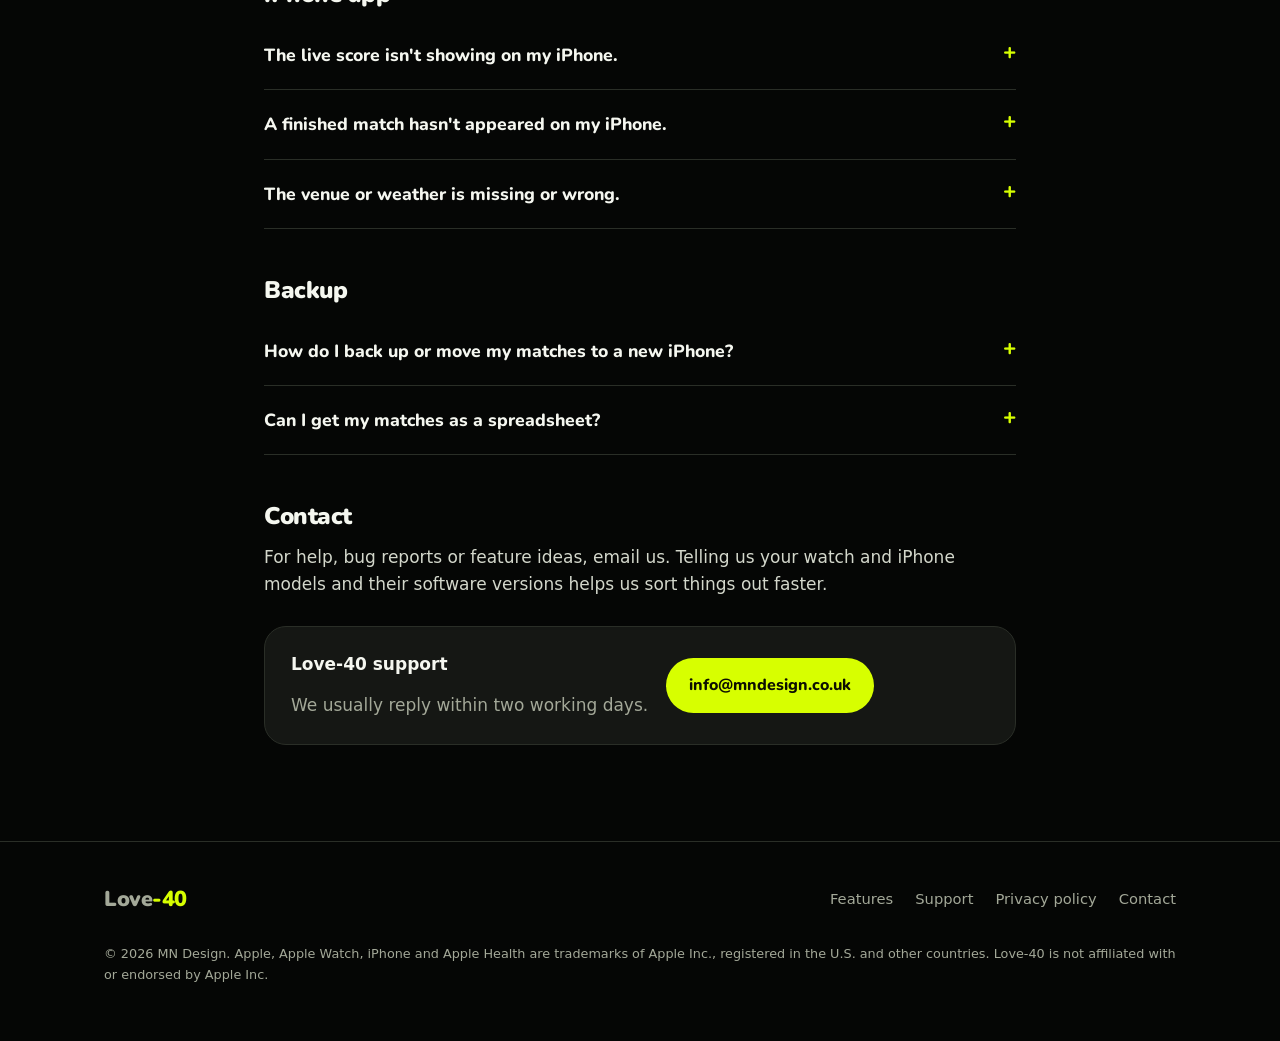
<file: support.html>
<!doctype html>
<html lang="en-GB">
<head>
  <meta charset="utf-8">
  <meta name="viewport" content="width=device-width, initial-scale=1">
  <title>Support – Love-40</title>
  <meta name="description" content="Help with Love-40, the tennis and padel scorer for Apple Watch: getting started, scoring, doubles, Health, backups and contact.">
  <meta name="theme-color" content="#050605">
  <link rel="icon" type="image/png" href="assets/img/favicon.png">
  <link rel="apple-touch-icon" href="assets/img/apple-touch-icon.png">
  <link rel="preconnect" href="https://fonts.googleapis.com">
  <link rel="preconnect" href="https://fonts.gstatic.com" crossorigin>
  <link href="https://fonts.googleapis.com/css2?family=Nunito:wght@600;700;800;900&display=swap" rel="stylesheet">
  <link rel="stylesheet" href="assets/style.css">
</head>
<body>

<header class="site-header">
  <div class="wrap">
    <a class="brand" href="index.html" aria-label="Love-40 home">
      <img src="assets/img/icon-512.png" alt="" width="34" height="34">
      <span class="wordmark">Love<span>-40</span></span>
    </a>
    <nav class="nav" aria-label="Main">
      <a href="index.html#features" class="hide-sm">Features</a>
      <a href="privacy.html">Privacy</a>
      <a href="support.html" aria-current="page">Support</a>
    </nav>
  </div>
</header>

<main class="doc">
  <div class="wrap">
    <span class="eyebrow">Help</span>
    <h1>Support</h1>
    <p class="updated">Answers to the most common questions. Can't find yours? <a href="#contact">Email us</a>.</p>

    <nav class="toc" aria-label="On this page">
      <a href="#start">Getting started</a>
      <a href="#scoring">Scoring</a>
      <a href="#doubles">Doubles</a>
      <a href="#health">Health &amp; workout</a>
      <a href="#iphone">iPhone app</a>
      <a href="#backup">Backup</a>
      <a href="#contact">Contact</a>
    </nav>

    <h2 id="start">Getting started</h2>
    <div class="faq">
      <details open>
        <summary>What do I need?</summary>
        <p>An Apple Watch with watchOS 10 or later, paired with an iPhone with iOS 17 or later. Install Love-40 on your iPhone and it appears on your watch automatically (or install it from the App Store on the watch).</p>
      </details>
      <details>
        <summary>How do I start a match?</summary>
        <p>Open Love-40 on your watch and tap Start. Match setup lets you change the sport, format, court and opponents first. Your usual format can be set once in the iPhone app under Defaults, and it syncs to the watch.</p>
      </details>
      <details>
        <summary>Why does the app ask for Health and location access?</summary>
        <p>Health runs the Tennis workout (heart rate, calories, steps) and saves it to Apple Health. Location is one fix at the start of a match, used to name the venue and look up the weather. Both are optional. See the <a href="privacy.html">privacy policy</a> for details.</p>
      </details>
    </div>

    <h2 id="scoring">Scoring</h2>
    <div class="faq">
      <details>
        <summary>How do I score a point?</summary>
        <p>Tap YOU or OPP. On Apple Watch Series 9 or Ultra 2 with watchOS 11, Double Tap (pinch your finger and thumb twice) gives you the point.</p>
      </details>
      <details>
        <summary>I gave the point to the wrong side. How do I fix it?</summary>
        <p>Tap the undo arrow at the top of the score screen. You can undo as many points as you need.</p>
      </details>
      <details>
        <summary>Where are the stats and controls during a match?</summary>
        <p>Turn the Digital Crown to scroll from the score to Stats and Controls, where you can end the match, swap the server in doubles and more.</p>
      </details>
      <details>
        <summary>How do I log an excuse?</summary>
        <p>Long-press the opponent's score and pick one: wind, sun, net cord, line call, racket, bad bounce, shoes, injury or partner (and the glass, for padel). Indoors, wind and sun aren't offered.</p>
      </details>
      <details>
        <summary>How do I turn the comments off or change them?</summary>
        <p>In the iPhone app go to Defaults › Comments, or change it in Match setup on the watch. Choose Off, Normal, Funny, Coach, Excuses or Commentator.</p>
      </details>
    </div>

    <h2 id="doubles">Doubles</h2>
    <div class="faq">
      <details>
        <summary>How does the serving order work?</summary>
        <p>At the start of each set the watch asks each team who serves first. The opponents are only asked when both are named. Tap Skip to carry on last set's rotation. If a pick was wrong, use Swap on the controls page.</p>
      </details>
    </div>

    <h2 id="health">Health &amp; workout</h2>
    <div class="faq">
      <details>
        <summary>My heart rate or calories show “--”.</summary>
        <p>Check that Love-40 has Health access in the iPhone's Settings › Health › Data Access &amp; Devices › Love-40, and that the watch is snug on your wrist. Scoring still works without Health.</p>
      </details>
      <details>
        <summary>How are padel matches saved in Health?</summary>
        <p>Apple Health has no padel workout type, so padel is saved as a Tennis workout, with the sport noted in the workout's details.</p>
      </details>
    </div>

    <h2 id="iphone">iPhone app</h2>
    <div class="faq">
      <details>
        <summary>The live score isn't showing on my iPhone.</summary>
        <p>Make sure Defaults › Live › “Live score on phone” is on before the match starts, and that your iPhone is near the watch with Bluetooth on. The setting applies from the next match.</p>
      </details>
      <details>
        <summary>A finished match hasn't appeared on my iPhone.</summary>
        <p>Open the iPhone app with the watch nearby. Matches are queued on the watch and transferred as soon as the devices can talk to each other.</p>
      </details>
      <details>
        <summary>The venue or weather is missing or wrong.</summary>
        <p>The venue and weather are looked up when the iPhone is online; matches saved offline are filled in the next time you open the app. You can change the venue, court or surface on any match.</p>
      </details>
    </div>

    <h2 id="backup">Backup</h2>
    <div class="faq">
      <details>
        <summary>How do I back up or move my matches to a new iPhone?</summary>
        <p>The app keeps an automatic backup in the Files app (On My iPhone › Love-40). To move to a new phone, go to Defaults › Backup, export a backup to iCloud Drive, then restore it on the new phone from the same screen. Restoring only adds matches and players that are missing.</p>
      </details>
      <details>
        <summary>Can I get my matches as a spreadsheet?</summary>
        <p>Yes. Tap the share button at the top of the Matches list to export a CSV with every match, including weather and fitness numbers.</p>
      </details>
    </div>

    <h2 id="contact">Contact</h2>
    <p>For help, bug reports or feature ideas, email us. Telling us your watch and iPhone models and their software versions helps us sort things out faster.</p>
    <div class="contact-card">
      <div>
        <p style="color:var(--text);font-weight:700">Love-40 support</p>
        <p>We usually reply within two working days.</p>
      </div>
      <a class="btn btn-primary" href="mailto:info@mndesign.co.uk?subject=Love-40%20support">info@mndesign.co.uk</a>
    </div>
  </div>
</main>

<footer class="site-footer">
  <div class="wrap">
    <a class="brand" href="index.html"><span class="wordmark">Love<span>-40</span></span></a>
    <nav aria-label="Footer">
      <a href="index.html#features">Features</a>
      <a href="support.html">Support</a>
      <a href="privacy.html">Privacy policy</a>
      <a href="mailto:info@mndesign.co.uk">Contact</a>
    </nav>
    <p class="legal-small">© 2026 MN Design. Apple, Apple Watch, iPhone and Apple Health are trademarks of Apple Inc., registered in the U.S. and other countries. Love-40 is not affiliated with or endorsed by Apple Inc.</p>
  </div>
</footer>

</body>
</html>
</file>
<file: assets/style.css>
/* Love-40 website. Colours match the app (Design/Theme.swift): OLED black, optic-yellow, clay, floodlit navy. */
:root {
  --bg: #050605;
  --bg-alt: #0b0d0a;
  --surface: #151714;
  --surface-raised: #1f221d;
  --line: #2a2e27;
  --text: #f5f7f0;
  --text-dim: #a3a898;
  --lime: #d7ff00;
  --clay: #ff6a3d;
  --heart: #ff4d66;
  --navy: #08142a;
  --on-accent: #0d0f00;
  --radius: 22px;
  --max: 1120px;
  --font-display: ui-rounded, "SF Pro Rounded", "Nunito", system-ui, -apple-system, "Segoe UI", sans-serif;
  --font-body: system-ui, -apple-system, "Segoe UI", "Nunito", Roboto, sans-serif;
  color-scheme: dark;
}

* { box-sizing: border-box; }
html { scroll-behavior: smooth; -webkit-text-size-adjust: 100%; }
body {
  margin: 0;
  background: var(--bg);
  color: var(--text);
  font-family: var(--font-body);
  font-size: 17px;
  line-height: 1.6;
  -webkit-font-smoothing: antialiased;
}
img { max-width: 100%; display: block; }
a { color: var(--lime); text-decoration-thickness: 1px; text-underline-offset: 3px; }
a:hover { text-decoration-thickness: 2px; }
:focus-visible { outline: 2px solid var(--lime); outline-offset: 3px; border-radius: 6px; }

.wrap { width: 100%; max-width: var(--max); margin: 0 auto; padding: 0 24px; }
@media (max-width: 600px) { .wrap { padding: 0 16px; } }

h1, h2, h3 { font-family: var(--font-display); line-height: 1.1; letter-spacing: -0.02em; margin: 0; }
h1 { font-size: clamp(2.6rem, 6.5vw, 4.6rem); font-weight: 900; }
h2 { font-size: clamp(2rem, 4.2vw, 3rem); font-weight: 900; }
h3 { font-size: 1.2rem; font-weight: 800; letter-spacing: -0.01em; }
p { margin: 0; }
.lime { color: var(--lime); }
.clay { color: var(--clay); }
.dim { color: var(--text-dim); }

.eyebrow {
  display: inline-block;
  font-family: var(--font-display);
  font-size: 0.78rem; font-weight: 800; letter-spacing: 0.14em; text-transform: uppercase;
  color: var(--lime);
  margin-bottom: 14px;
}

/* Header */
.site-header {
  position: sticky; top: 0; z-index: 10;
  background: rgba(5, 6, 5, 0.82);
  backdrop-filter: saturate(160%) blur(14px);
  -webkit-backdrop-filter: saturate(160%) blur(14px);
  border-bottom: 1px solid var(--line);
}
.site-header .wrap { display: flex; align-items: center; justify-content: space-between; height: 64px; gap: 16px; }
.brand { display: flex; align-items: center; gap: 10px; text-decoration: none; color: var(--text); }
.brand img { width: 34px; height: 34px; border-radius: 9px; }
.wordmark { font-family: var(--font-display); font-weight: 900; font-size: 1.35rem; letter-spacing: -0.02em; }
.wordmark span { color: var(--lime); }
.nav { display: flex; gap: 26px; align-items: center; }
.nav a { color: var(--text-dim); text-decoration: none; font-size: 0.95rem; font-weight: 600; }
.nav a:hover, .nav a[aria-current="page"] { color: var(--text); }
@media (max-width: 720px) { .nav .hide-sm { display: none; } .nav { gap: 18px; } }

/* Buttons */
.btn {
  display: inline-flex; align-items: center; gap: 10px;
  padding: 14px 22px; border-radius: 999px;
  font-family: var(--font-display); font-weight: 800; font-size: 1rem;
  text-decoration: none; border: 1px solid transparent;
  transition: transform .15s ease, background .15s ease;
}
.btn:hover { transform: translateY(-1px); }
.btn-primary { background: var(--lime); color: var(--on-accent); }
.btn-ghost { border-color: var(--line); color: var(--text); background: var(--surface); }
.btn svg { width: 20px; height: 20px; }
.btn small { display: block; font-size: 0.7rem; font-weight: 700; opacity: .75; line-height: 1; margin-bottom: 2px; }
.btn .stack { line-height: 1.1; text-align: left; }

/* Hero */
.hero { position: relative; overflow: hidden; padding: 88px 0 96px; }
.hero::before {
  content: ""; position: absolute; inset: -20% -10% auto auto; width: 720px; height: 720px;
  background: radial-gradient(closest-side, rgba(215, 255, 0, 0.16), transparent 70%);
  pointer-events: none;
}
.hero .wrap { display: grid; grid-template-columns: 1.1fr 0.9fr; gap: 56px; align-items: center; position: relative; }
.hero p.lead { font-size: 1.22rem; color: var(--text-dim); margin: 22px 0 32px; max-width: 34em; }
.hero .ctas { display: flex; flex-wrap: wrap; gap: 12px; }
.hero .note { margin-top: 18px; font-size: 0.9rem; color: var(--text-dim); }
@media (max-width: 900px) {
  .hero { padding: 56px 0 64px; }
  .hero .wrap { grid-template-columns: 1fr; gap: 48px; }
}

/* Watch frame around the real screenshots (416×496, 45 mm) */
.watch {
  position: relative; width: 100%; max-width: 300px; margin: 0 auto;
  padding: 22px; border-radius: 74px;
  background: linear-gradient(145deg, #3a3d38, #121311 55%, #262824);
  box-shadow: 0 40px 80px rgba(0,0,0,.6), inset 0 0 0 2px #4a4e46, inset 0 0 0 9px #050505;
}
.watch img { border-radius: 52px; width: 100%; height: auto; aspect-ratio: 416 / 496; object-fit: cover; }
.watch::after {
  content: ""; position: absolute; right: -9px; top: 26%;
  width: 12px; height: 54px; border-radius: 6px;
  background: linear-gradient(90deg, #2c2e2a, #6b6f66); box-shadow: inset 0 0 0 1px #000;
}
.watch.small { max-width: 230px; padding: 17px; border-radius: 58px; }
.watch.small img { border-radius: 42px; }
.watch.small::after { height: 42px; right: -8px; }

.hero-visual { position: relative; display: flex; justify-content: center; }
.hero-visual .watch { transform: rotate(-4deg); }
.hero-visual .chip {
  position: absolute; background: var(--surface); border: 1px solid var(--line);
  border-radius: 16px; padding: 10px 14px; font-size: 0.85rem; font-weight: 700;
  box-shadow: 0 16px 40px rgba(0,0,0,.5); display: flex; align-items: center; gap: 8px;
  font-family: var(--font-display);
}
.chip .dot { width: 9px; height: 9px; border-radius: 50%; }
.hero-visual .chip.hr { left: 0; top: 18%; }
.hero-visual .chip.live { right: 0; bottom: 14%; }
@media (max-width: 480px) { .hero-visual .chip { display: none; } }

/* Sections */
section { padding: 96px 0; }
section.alt { background: var(--bg-alt); border-top: 1px solid var(--line); border-bottom: 1px solid var(--line); }
.section-head { max-width: 680px; margin-bottom: 52px; }
.section-head p { color: var(--text-dim); font-size: 1.12rem; margin-top: 16px; }
@media (max-width: 600px) { section { padding: 68px 0; } .section-head { margin-bottom: 36px; } }

/* Stats strip */
.strip { display: grid; grid-template-columns: repeat(4, 1fr); gap: 12px; margin-top: -40px; position: relative; }
.strip div { background: var(--surface); border: 1px solid var(--line); border-radius: 18px; padding: 18px; text-align: center; }
.strip b { display: block; font-family: var(--font-display); font-size: 1.6rem; font-weight: 900; }
.strip span { font-size: 0.78rem; letter-spacing: .08em; text-transform: uppercase; color: var(--text-dim); font-weight: 700; }
@media (max-width: 720px) { .strip { grid-template-columns: repeat(2, 1fr); margin-top: -24px; } }

/* Feature grid */
.grid { display: grid; grid-template-columns: repeat(3, 1fr); gap: 16px; }
@media (max-width: 960px) { .grid { grid-template-columns: repeat(2, 1fr); } }
@media (max-width: 600px) { .grid { grid-template-columns: 1fr; } }
.card {
  background: var(--surface); border: 1px solid var(--line); border-radius: var(--radius);
  padding: 26px;
}
.card .icon {
  width: 46px; height: 46px; border-radius: 14px; display: grid; place-items: center;
  background: rgba(215,255,0,.1); color: var(--lime); margin-bottom: 18px;
}
.card .icon.clay { background: rgba(255,106,61,.12); color: var(--clay); }
.card .icon.heart { background: rgba(255,77,102,.12); color: var(--heart); }
.card .icon svg { width: 24px; height: 24px; }
.card p { color: var(--text-dim); margin-top: 8px; font-size: 0.98rem; }

/* Split rows */
.split { display: grid; grid-template-columns: 1fr 1fr; gap: 64px; align-items: center; }
.split + .split { margin-top: 96px; }
.split.reverse > :first-child { order: 2; }
@media (max-width: 900px) {
  .split { grid-template-columns: 1fr; gap: 40px; }
  .split.reverse > :first-child { order: 0; }
  .split + .split { margin-top: 72px; }
}
.split p.body { color: var(--text-dim); font-size: 1.08rem; margin-top: 18px; }
.ticks { list-style: none; padding: 0; margin: 24px 0 0; display: grid; gap: 12px; }
.ticks li { position: relative; padding-left: 32px; }
.ticks li::before {
  content: ""; position: absolute; left: 0; top: 4px; width: 20px; height: 20px; border-radius: 50%;
  background: var(--lime) url("data:image/svg+xml,%3Csvg xmlns='http://www.w3.org/2000/svg' viewBox='0 0 20 20'%3E%3Cpath d='M5.5 10.5l3 3 6-7' fill='none' stroke='%230d0f00' stroke-width='2.4' stroke-linecap='round' stroke-linejoin='round'/%3E%3C/svg%3E") center/100% no-repeat;
}
.duo { display: flex; gap: 20px; justify-content: center; align-items: flex-end; }
.duo .watch.small:nth-child(2) { transform: translateY(-36px); }
@media (max-width: 480px) { .duo .watch.small:nth-child(2) { display: none; } }

/* Comment modes */
.modes { display: grid; grid-template-columns: repeat(3, 1fr); gap: 14px; }
@media (max-width: 860px) { .modes { grid-template-columns: repeat(2, 1fr); } }
@media (max-width: 520px) { .modes { grid-template-columns: 1fr; } }
.mode { background: var(--surface); border: 1px solid var(--line); border-radius: 18px; padding: 20px; }
.mode h3 { font-size: 1rem; color: var(--lime); text-transform: uppercase; letter-spacing: .08em; }
.mode q { display: block; margin-top: 10px; font-family: var(--font-display); font-weight: 700; font-size: 1.08rem; quotes: "“" "”"; }
.mode p { color: var(--text-dim); font-size: .9rem; margin-top: 8px; }

/* Phone live scoreboard, built in HTML */
.phone {
  width: 100%; max-width: 340px; margin: 0 auto; border-radius: 48px; padding: 14px;
  background: #111; box-shadow: 0 40px 80px rgba(0,0,0,.6), inset 0 0 0 2px #3b3e38;
}
.phone .screen { background: #000; border-radius: 36px; padding: 52px 14px 22px; position: relative; overflow: hidden; }
.phone .screen::before { content: ""; position: absolute; top: 12px; left: 50%; transform: translateX(-50%); width: 96px; height: 28px; background: #111; border-radius: 20px; }
.sb { background: var(--surface); border-radius: 20px; padding: 14px; }
.sb-top { display: flex; justify-content: space-between; align-items: center; margin-bottom: 10px; }
.live-tag { display: flex; align-items: center; gap: 6px; color: var(--heart); font-family: var(--font-display); font-weight: 900; font-size: .72rem; letter-spacing: .1em; }
.live-tag i { width: 8px; height: 8px; border-radius: 50%; background: var(--heart); animation: pulse 1.6s ease-in-out infinite; }
@keyframes pulse { 50% { opacity: .3; } }
@media (prefers-reduced-motion: reduce) { .live-tag i { animation: none; } html { scroll-behavior: auto; } }
.status { background: var(--lime); color: var(--on-accent); font-family: var(--font-display); font-weight: 900; font-size: .68rem; letter-spacing: .08em; padding: 3px 8px; border-radius: 99px; }
.sb-row { display: flex; align-items: center; gap: 10px; padding: 7px 0; font-family: var(--font-display); font-weight: 900; }
.sb-row + .sb-row { border-top: 1px solid var(--surface-raised); }
.sb-row .serve { width: 7px; height: 7px; border-radius: 50%; }
.sb-row .who { width: 62px; font-size: .92rem; }
.sb-row .sets { margin-left: auto; display: flex; gap: 12px; font-variant-numeric: tabular-nums; }
.sb-row .pts { min-width: 46px; text-align: center; border-radius: 9px; padding: 2px 0; color: var(--on-accent); font-size: 1.25rem; }
.sb-meta { text-align: center; color: var(--text-dim); font-size: .72rem; margin-top: 8px; }
.tiles { display: grid; grid-template-columns: 1fr 1fr; gap: 8px; margin-top: 10px; }
.tile { background: var(--surface); border-radius: 14px; padding: 10px; text-align: center; }
.tile b { display: block; font-family: var(--font-display); font-weight: 900; font-size: 1.2rem; }
.tile span { font-size: .62rem; letter-spacing: .08em; color: var(--text-dim); font-weight: 800; }
.spark { background: var(--surface); border-radius: 14px; padding: 12px; margin-top: 10px; }
.spark span { font-size: .7rem; color: var(--text-dim); font-weight: 700; }
.spark svg { width: 100%; height: 56px; margin-top: 6px; }

/* Privacy band */
.privacy-band { display: grid; grid-template-columns: repeat(4, 1fr); gap: 14px; }
@media (max-width: 860px) { .privacy-band { grid-template-columns: repeat(2, 1fr); } }
@media (max-width: 520px) { .privacy-band { grid-template-columns: 1fr; } }
.privacy-band div { border: 1px solid var(--line); border-radius: 18px; padding: 20px; }
.privacy-band b { font-family: var(--font-display); display: block; font-size: 1.05rem; }
.privacy-band p { color: var(--text-dim); font-size: .92rem; margin-top: 6px; }

/* FAQ */
.faq { max-width: 820px; }
.faq details { border-bottom: 1px solid var(--line); padding: 20px 0; }
.faq summary {
  cursor: pointer; list-style: none; font-family: var(--font-display); font-weight: 800; font-size: 1.1rem;
  display: flex; justify-content: space-between; gap: 16px;
}
.faq summary::-webkit-details-marker { display: none; }
.faq summary::after { content: "+"; color: var(--lime); font-size: 1.4rem; line-height: 1; transition: transform .2s; }
.faq details[open] summary::after { transform: rotate(45deg); }
.faq details p { color: var(--text-dim); margin-top: 12px; }

/* CTA */
.cta-box {
  border-radius: 32px; padding: 64px 40px; text-align: center;
  background: radial-gradient(120% 140% at 50% 0%, #1a3a68 0%, var(--navy) 60%);
  border: 1px solid #1b3058;
}
.cta-box img { width: 88px; height: 88px; border-radius: 22px; margin: 0 auto 24px; box-shadow: 0 16px 40px rgba(0,0,0,.5); }
.cta-box p { color: #b9c7de; margin: 16px auto 28px; max-width: 34em; font-size: 1.1rem; }
@media (max-width: 600px) { .cta-box { padding: 44px 20px; border-radius: 24px; } }

/* Footer */
.site-footer { border-top: 1px solid var(--line); padding: 40px 0 56px; color: var(--text-dim); font-size: .92rem; }
.site-footer .wrap { display: flex; flex-wrap: wrap; justify-content: space-between; gap: 20px; align-items: center; }
.site-footer nav { display: flex; flex-wrap: wrap; gap: 22px; }
.site-footer a { color: var(--text-dim); text-decoration: none; }
.site-footer a:hover { color: var(--text); }
.legal-small { width: 100%; font-size: .8rem; margin-top: 8px; }

/* Long-form pages (privacy, support) */
.doc { padding: 72px 0 96px; }
.doc .wrap { max-width: 800px; }
.doc h1 { font-size: clamp(2.2rem, 5vw, 3.2rem); }
.doc .updated { color: var(--text-dim); margin-top: 12px; }
.doc .summary { background: var(--surface); border: 1px solid var(--line); border-radius: var(--radius); padding: 24px 26px; margin: 36px 0 12px; }
.doc .summary h2 { font-size: 1.2rem; margin-bottom: 10px; }
.doc .summary ul { margin: 0; padding-left: 20px; color: var(--text-dim); }
.doc .summary li { margin: 6px 0; }
.doc h2 { font-size: 1.5rem; margin: 48px 0 14px; }
.doc h3 { margin: 28px 0 8px; }
.doc p, .doc li { color: #d3d7cb; }
.doc p + p { margin-top: 14px; }
.doc ul { padding-left: 22px; }
.doc li { margin: 8px 0; }
.doc table { width: 100%; border-collapse: collapse; margin: 18px 0; font-size: .95rem; display: block; overflow-x: auto; }
.doc th, .doc td { text-align: left; padding: 12px 14px; border-bottom: 1px solid var(--line); vertical-align: top; }
.doc th { font-family: var(--font-display); color: var(--text); font-weight: 800; white-space: nowrap; }
.doc td { color: #d3d7cb; }
.doc td:first-child { color: var(--text); font-weight: 600; min-width: 140px; }
.toc { display: flex; flex-wrap: wrap; gap: 8px; margin-top: 18px; }
.toc a { font-size: .85rem; padding: 6px 12px; border-radius: 99px; border: 1px solid var(--line); text-decoration: none; color: var(--text-dim); }
.toc a:hover { color: var(--text); border-color: var(--text-dim); }
.contact-card { display: flex; gap: 18px; align-items: center; flex-wrap: wrap; background: var(--surface); border: 1px solid var(--line); border-radius: var(--radius); padding: 24px 26px; margin-top: 28px; }
.contact-card p { color: var(--text-dim); }

@media (max-width: 600px) {
  .doc table, .doc tbody, .doc tr, .doc td { display: block; width: 100%; }
  .doc thead { display: none; }
  .doc tr { border: 1px solid var(--line); border-radius: 16px; padding: 6px 16px; margin-bottom: 12px; background: var(--surface); }
  .doc td { border: 0; padding: 8px 0; }
  .doc td:first-child { font-family: var(--font-display); font-size: 1.05rem; border-bottom: 1px solid var(--line); }
  .doc td:not(:first-child)::before { content: attr(data-label); display: block; font-size: .72rem; font-weight: 800; letter-spacing: .08em; text-transform: uppercase; color: var(--text-dim); margin-bottom: 2px; }
}
</file>
